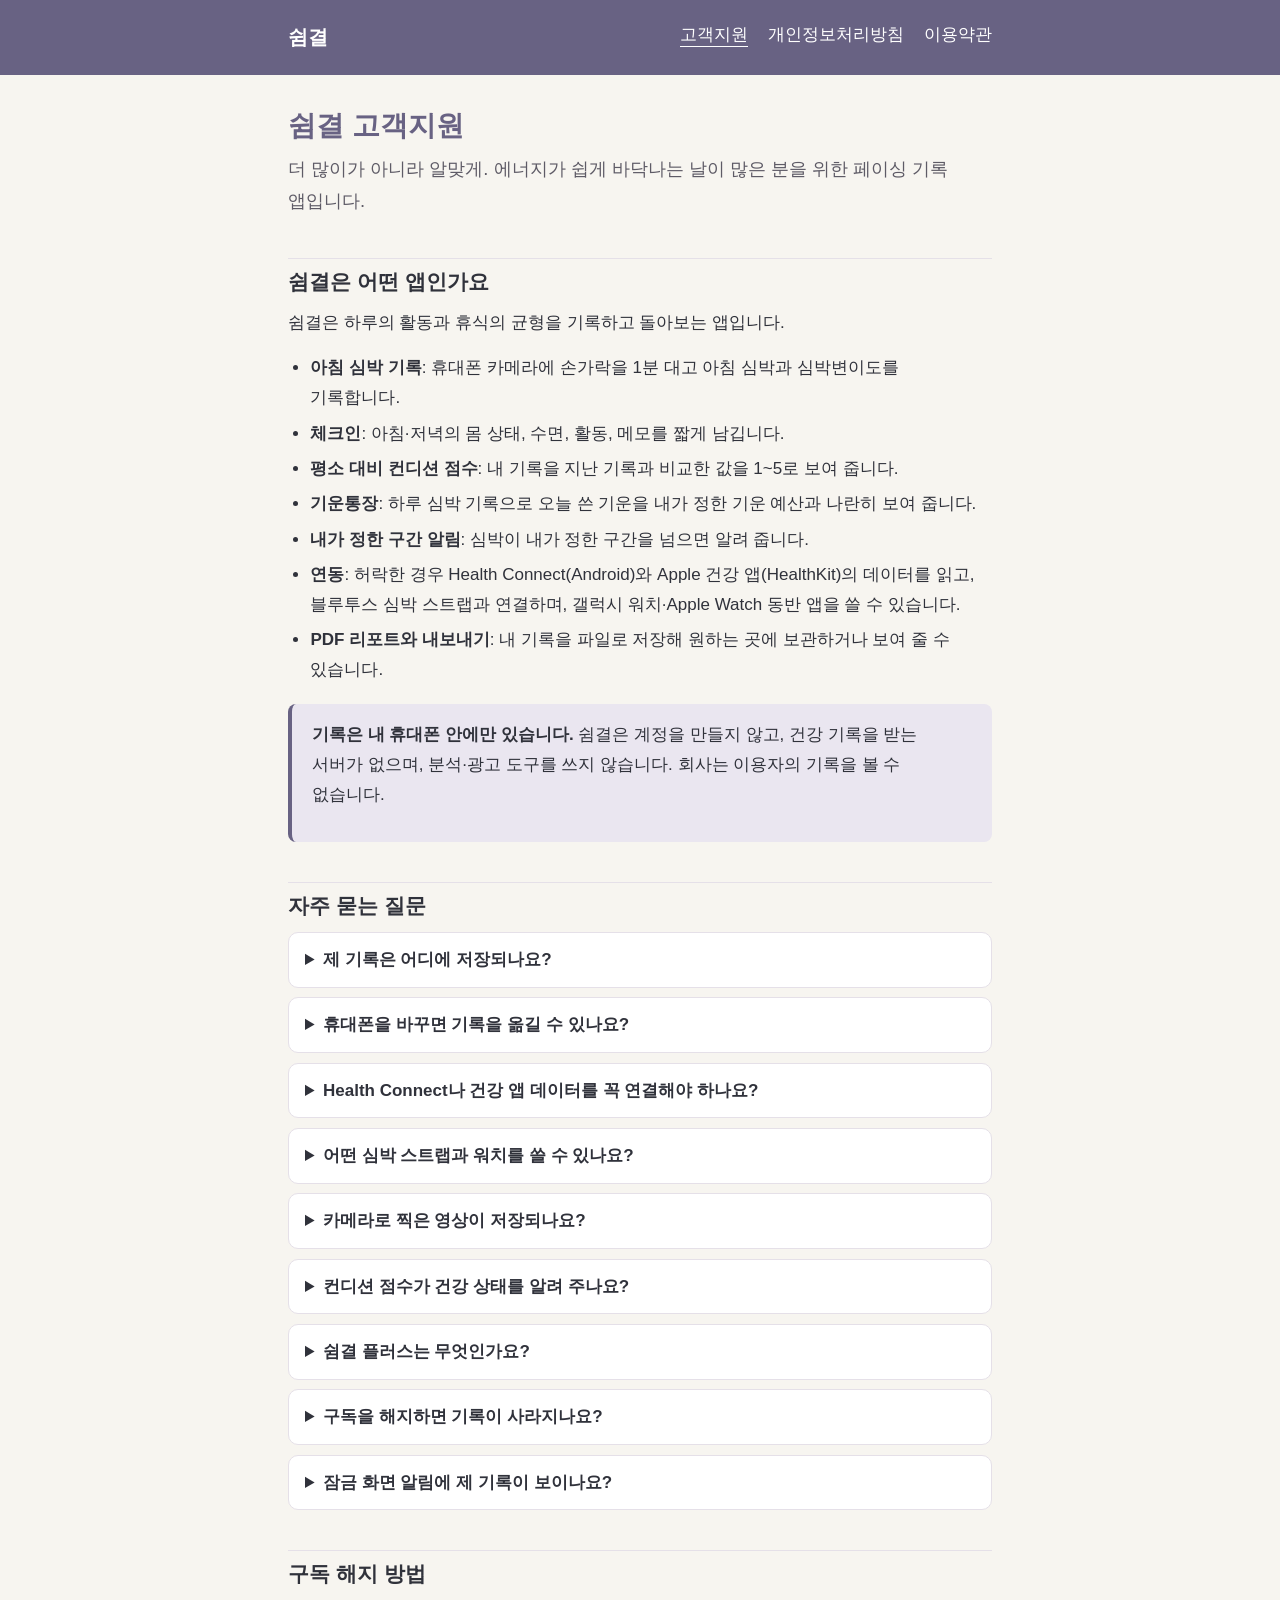
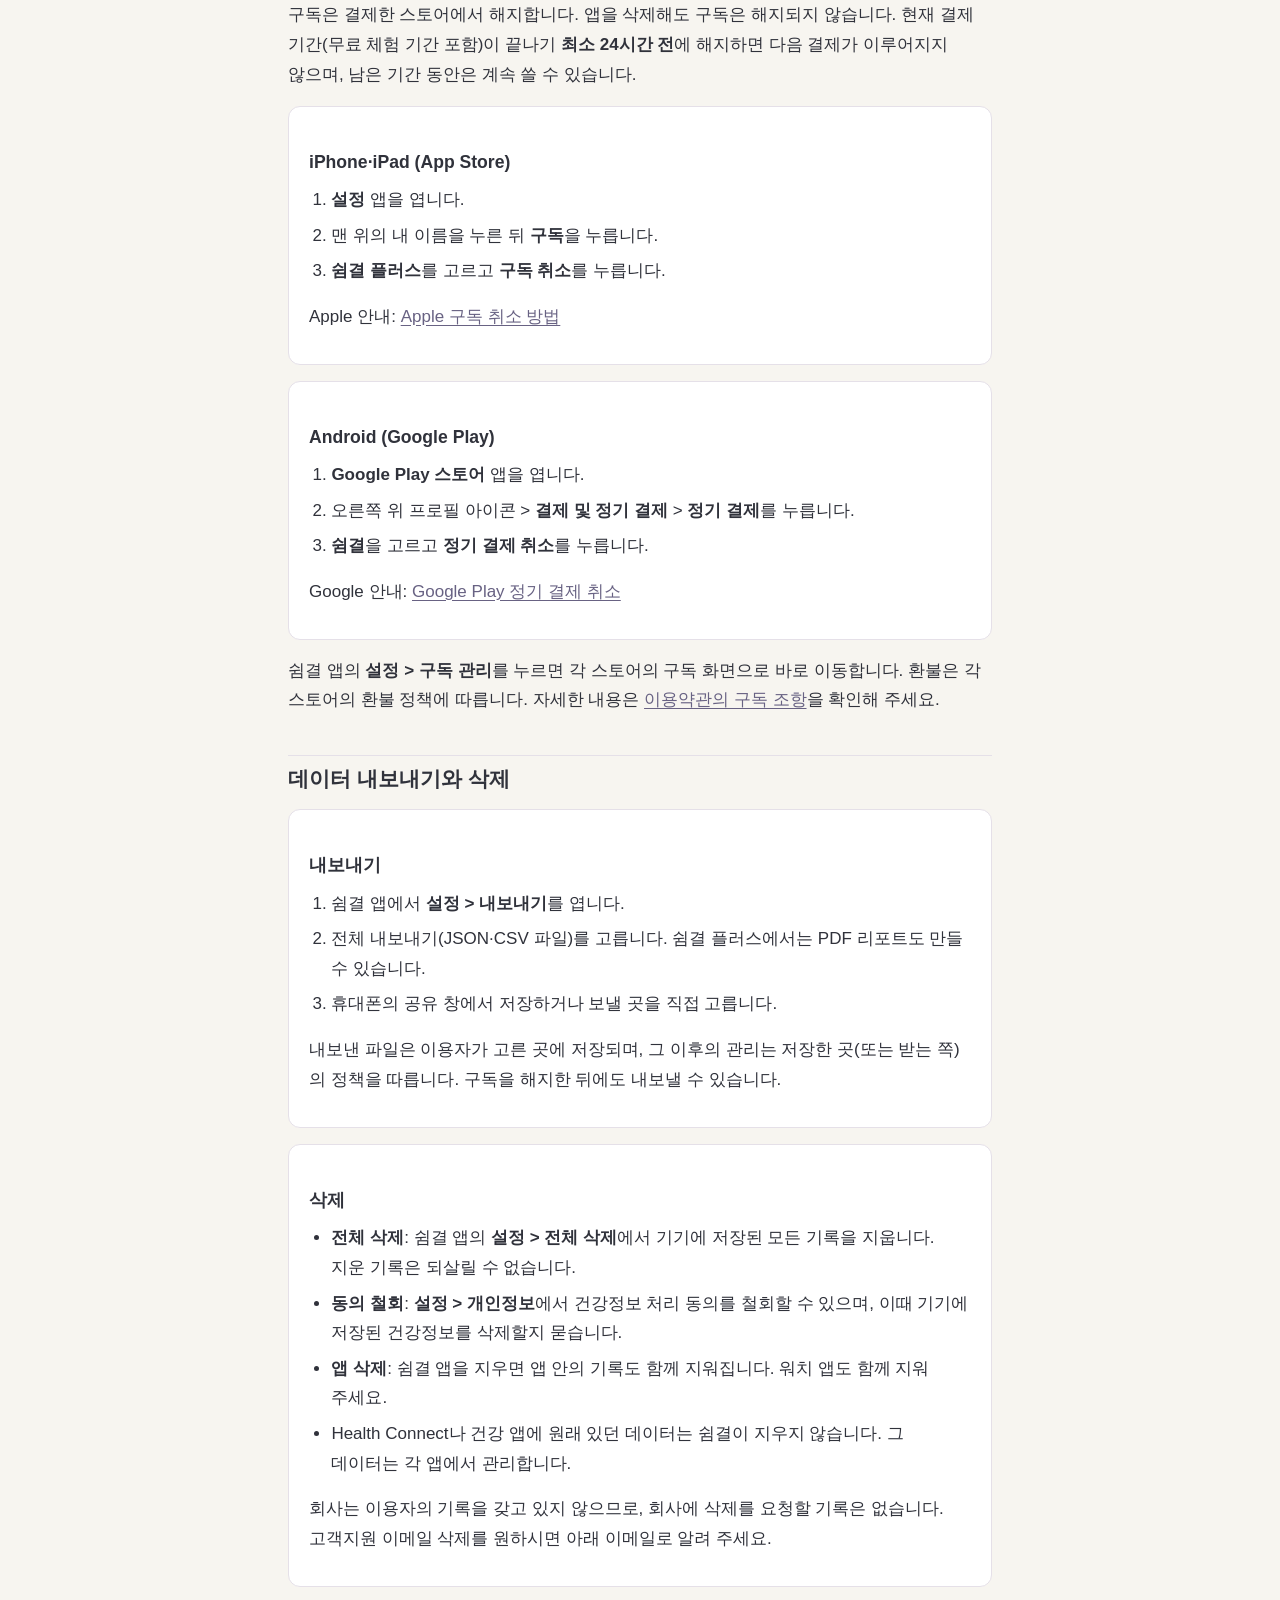
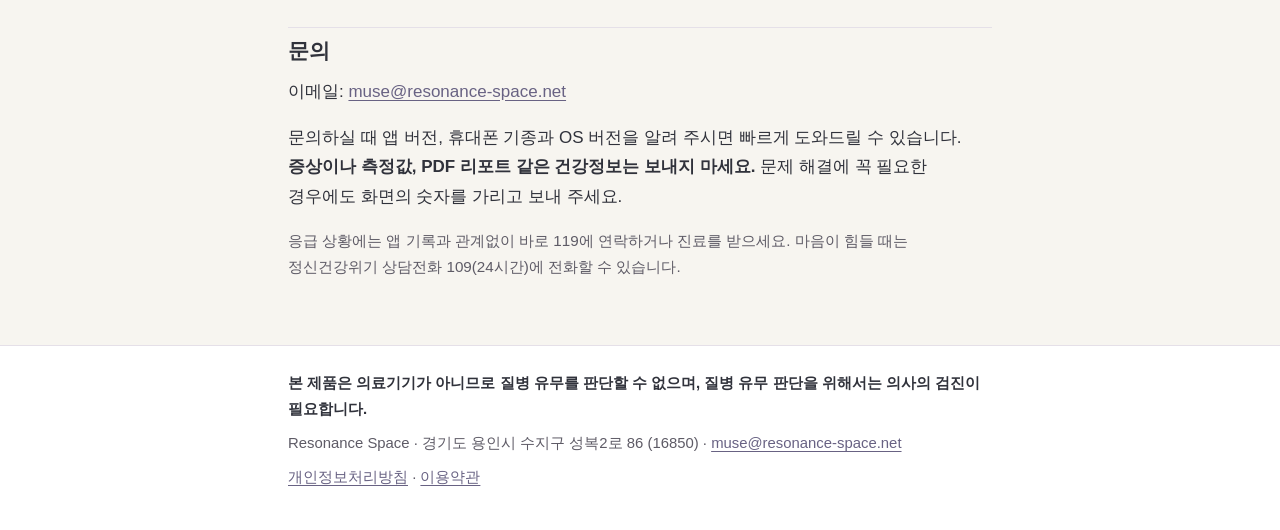
<file: index.html>
<!doctype html>
<html lang="ko">
<head>
<meta charset="utf-8">
<meta name="viewport" content="width=device-width, initial-scale=1">
<title>쉼결 고객지원</title>
<meta name="description" content="쉼결: 에너지 페이싱 기록 앱 고객지원. 자주 묻는 질문, 구독 해지, 데이터 내보내기와 삭제, 문의처.">
<meta name="theme-color" content="#686283">
<meta name="referrer" content="no-referrer">
<link rel="stylesheet" href="style.css">
</head>
<body>
<a class="skip" href="#main">본문 바로가기</a>
<header class="site">
  <div class="wrap">
    <a class="brand" href="./">쉼결</a>
    <nav aria-label="사이트 메뉴">
      <ul>
        <li><a href="./" aria-current="page">고객지원</a></li>
        <li><a href="privacy.html">개인정보처리방침</a></li>
        <li><a href="terms.html">이용약관</a></li>
      </ul>
    </nav>
  </div>
</header>

<main id="main" class="wrap">
  <h1>쉼결 고객지원</h1>
  <p class="lead">더 많이가 아니라 알맞게. 에너지가 쉽게 바닥나는 날이 많은 분을 위한 페이싱 기록 앱입니다.</p>

  <h2 id="about">쉼결은 어떤 앱인가요</h2>
  <p>쉼결은 하루의 활동과 휴식의 균형을 기록하고 돌아보는 앱입니다.</p>
  <ul>
    <li><strong>아침 심박 기록</strong>: 휴대폰 카메라에 손가락을 1분 대고 아침 심박과 심박변이도를 기록합니다.</li>
    <li><strong>체크인</strong>: 아침·저녁의 몸 상태, 수면, 활동, 메모를 짧게 남깁니다.</li>
    <li><strong>평소 대비 컨디션 점수</strong>: 내 기록을 지난 기록과 비교한 값을 1~5로 보여 줍니다.</li>
    <li><strong>기운통장</strong>: 하루 심박 기록으로 오늘 쓴 기운을 내가 정한 기운 예산과 나란히 보여 줍니다.</li>
    <li><strong>내가 정한 구간 알림</strong>: 심박이 내가 정한 구간을 넘으면 알려 줍니다.</li>
    <li><strong>연동</strong>: 허락한 경우 Health Connect(Android)와 Apple 건강 앱(HealthKit)의 데이터를 읽고, 블루투스 심박 스트랩과 연결하며, 갤럭시 워치·Apple Watch 동반 앱을 쓸 수 있습니다.</li>
    <li><strong>PDF 리포트와 내보내기</strong>: 내 기록을 파일로 저장해 원하는 곳에 보관하거나 보여 줄 수 있습니다.</li>
  </ul>
  <div class="notice">
    <p><strong>기록은 내 휴대폰 안에만 있습니다.</strong> 쉼결은 계정을 만들지 않고, 건강 기록을 받는 서버가 없으며, 분석·광고 도구를 쓰지 않습니다. 회사는 이용자의 기록을 볼 수 없습니다.</p>
  </div>

  <h2 id="faq">자주 묻는 질문</h2>

  <details>
    <summary>제 기록은 어디에 저장되나요?</summary>
    <p>휴대폰(과 연결한 워치) 안의 암호화된 저장 공간에만 저장됩니다. 회사 서버로 보내지 않으며, iCloud·Google 자동 백업에도 포함되지 않습니다. 기록이 기기 밖으로 나가는 경우는 이용자가 직접 PDF나 내보내기 파일을 만들어 저장·공유할 곳을 고를 때뿐입니다.</p>
  </details>

  <details>
    <summary>휴대폰을 바꾸면 기록을 옮길 수 있나요?</summary>
    <p>기록은 자동 백업에 포함되지 않으므로, 휴대폰을 바꾸기 전에 <strong>설정 &gt; 내보내기</strong>에서 전체 내보내기 파일을 저장해 두세요. 새 휴대폰의 쉼결에서 이 파일을 불러올 수 있습니다. 내보내기 없이 휴대폰을 잃어버리거나 초기화하면 기록을 되살릴 수 없습니다.</p>
  </details>

  <details>
    <summary>Health Connect나 건강 앱 데이터를 꼭 연결해야 하나요?</summary>
    <p>아닙니다. 연결하지 않아도 카메라 아침 기록과 체크인으로 쓸 수 있습니다. 연결하면 하루 심박 기록으로 기운통장을 계산할 수 있습니다. 쉼결은 허락받은 항목을 읽기만 하며, 권한은 언제든 끌 수 있습니다.</p>
    <ul>
      <li>Android: Health Connect 앱(또는 설정 &gt; 보안 및 개인정보 보호 &gt; Health Connect) &gt; 앱 권한 &gt; 쉼결</li>
      <li>iPhone: 설정 &gt; 건강 &gt; 데이터 접근 및 기기 &gt; 쉼결</li>
    </ul>
  </details>

  <details>
    <summary>어떤 심박 스트랩과 워치를 쓸 수 있나요?</summary>
    <p>표준 블루투스 심박 서비스(Heart Rate Service)를 지원하는 가슴 스트랩(예: Polar H10)을 연결할 수 있습니다. 워치는 갤럭시 워치(Wear OS)와 Apple Watch 동반 앱을 지원합니다. 워치는 측정한 심박을 내 휴대폰으로만 직접 보냅니다.</p>
  </details>

  <details>
    <summary>카메라로 찍은 영상이 저장되나요?</summary>
    <p>저장되지 않습니다. 측정하는 동안 화면 밝기 변화만 기기 안에서 계산하고, 영상은 바로 버립니다. 카메라 측정값은 참고용이며 의료용 측정 장비가 아닙니다.</p>
  </details>

  <details>
    <summary>컨디션 점수가 건강 상태를 알려 주나요?</summary>
    <p>아닙니다. 이 점수는 내 기록을 평소와 비교한 값이며 건강 상태를 판단하지 않습니다. 쉼결은 의료기기가 아닙니다. 알림이 없다고 안전하다는 뜻이 아닙니다. 몸의 신호를 먼저 따르세요.</p>
  </details>

  <details>
    <summary>쉼결 플러스는 무엇인가요?</summary>
    <p>쉼결 플러스는 월간 또는 연간 자동 갱신 구독입니다. 처음 구독하면 7일 무료 체험을 이용할 수 있습니다(스토어 계정당 1회, 스토어 기준에 따름). 가격은 앱의 구독 화면과 App Store·Google Play에 표시된 금액을 확인해 주세요. 결제는 Apple App Store 또는 Google Play의 인앱 구독으로만 이루어집니다.</p>
  </details>

  <details>
    <summary>구독을 해지하면 기록이 사라지나요?</summary>
    <p>사라지지 않습니다. 해지한 뒤에도 기록 열람과 내보내기, 삭제를 할 수 있습니다. 기록은 이용자의 것입니다.</p>
  </details>

  <details>
    <summary>잠금 화면 알림에 제 기록이 보이나요?</summary>
    <p>기본 설정에서는 잠금 화면에 "쉼결 알림이 있어요."만 표시됩니다. 자세한 내용을 보이게 할지는 설정에서 고를 수 있습니다. 앱 잠금(생체인증·PIN)도 켤 수 있습니다.</p>
  </details>

  <h2 id="cancel">구독 해지 방법</h2>
  <p>구독은 결제한 스토어에서 해지합니다. 앱을 삭제해도 구독은 해지되지 않습니다. 현재 결제 기간(무료 체험 기간 포함)이 끝나기 <strong>최소 24시간 전</strong>에 해지하면 다음 결제가 이루어지지 않으며, 남은 기간 동안은 계속 쓸 수 있습니다.</p>
  <div class="card">
    <h3>iPhone·iPad (App Store)</h3>
    <ol>
      <li><strong>설정</strong> 앱을 엽니다.</li>
      <li>맨 위의 내 이름을 누른 뒤 <strong>구독</strong>을 누릅니다.</li>
      <li><strong>쉼결 플러스</strong>를 고르고 <strong>구독 취소</strong>를 누릅니다.</li>
    </ol>
    <p>Apple 안내: <a href="https://support.apple.com/ko-kr/118428">Apple 구독 취소 방법</a></p>
  </div>
  <div class="card">
    <h3>Android (Google Play)</h3>
    <ol>
      <li><strong>Google Play 스토어</strong> 앱을 엽니다.</li>
      <li>오른쪽 위 프로필 아이콘 &gt; <strong>결제 및 정기 결제</strong> &gt; <strong>정기 결제</strong>를 누릅니다.</li>
      <li><strong>쉼결</strong>을 고르고 <strong>정기 결제 취소</strong>를 누릅니다.</li>
    </ol>
    <p>Google 안내: <a href="https://support.google.com/googleplay/answer/7018481?hl=ko">Google Play 정기 결제 취소</a></p>
  </div>
  <p>쉼결 앱의 <strong>설정 &gt; 구독 관리</strong>를 누르면 각 스토어의 구독 화면으로 바로 이동합니다. 환불은 각 스토어의 환불 정책에 따릅니다. 자세한 내용은 <a href="terms.html#subscription">이용약관의 구독 조항</a>을 확인해 주세요.</p>

  <h2 id="data">데이터 내보내기와 삭제</h2>
  <div class="card">
    <h3>내보내기</h3>
    <ol>
      <li>쉼결 앱에서 <strong>설정 &gt; 내보내기</strong>를 엽니다.</li>
      <li>전체 내보내기(JSON·CSV 파일)를 고릅니다. 쉼결 플러스에서는 PDF 리포트도 만들 수 있습니다.</li>
      <li>휴대폰의 공유 창에서 저장하거나 보낼 곳을 직접 고릅니다.</li>
    </ol>
    <p>내보낸 파일은 이용자가 고른 곳에 저장되며, 그 이후의 관리는 저장한 곳(또는 받는 쪽)의 정책을 따릅니다. 구독을 해지한 뒤에도 내보낼 수 있습니다.</p>
  </div>
  <div class="card">
    <h3>삭제</h3>
    <ul>
      <li><strong>전체 삭제</strong>: 쉼결 앱의 <strong>설정 &gt; 전체 삭제</strong>에서 기기에 저장된 모든 기록을 지웁니다. 지운 기록은 되살릴 수 없습니다.</li>
      <li><strong>동의 철회</strong>: <strong>설정 &gt; 개인정보</strong>에서 건강정보 처리 동의를 철회할 수 있으며, 이때 기기에 저장된 건강정보를 삭제할지 묻습니다.</li>
      <li><strong>앱 삭제</strong>: 쉼결 앱을 지우면 앱 안의 기록도 함께 지워집니다. 워치 앱도 함께 지워 주세요.</li>
      <li>Health Connect나 건강 앱에 원래 있던 데이터는 쉼결이 지우지 않습니다. 그 데이터는 각 앱에서 관리합니다.</li>
    </ul>
    <p>회사는 이용자의 기록을 갖고 있지 않으므로, 회사에 삭제를 요청할 기록은 없습니다. 고객지원 이메일 삭제를 원하시면 아래 이메일로 알려 주세요.</p>
  </div>

  <h2 id="contact">문의</h2>
  <p>이메일: <a href="mailto:muse@resonance-space.net">muse@resonance-space.net</a></p>
  <p>문의하실 때 앱 버전, 휴대폰 기종과 OS 버전을 알려 주시면 빠르게 도와드릴 수 있습니다. <strong>증상이나 측정값, PDF 리포트 같은 건강정보는 보내지 마세요.</strong> 문제 해결에 꼭 필요한 경우에도 화면의 숫자를 가리고 보내 주세요.</p>
  <p class="meta">응급 상황에는 앱 기록과 관계없이 바로 119에 연락하거나 진료를 받으세요. 마음이 힘들 때는 정신건강위기 상담전화 109(24시간)에 전화할 수 있습니다.</p>
</main>

<footer class="site">
  <div class="wrap">
    <p class="disclaimer">본 제품은 의료기기가 아니므로 질병 유무를 판단할 수 없으며, 질병 유무 판단을 위해서는 의사의 검진이 필요합니다.</p>
    <p>Resonance Space · 경기도 용인시 수지구 성복2로 86 (16850) · <a href="mailto:muse@resonance-space.net">muse@resonance-space.net</a></p>
    <p><a href="privacy.html">개인정보처리방침</a> · <a href="terms.html">이용약관</a></p>
  </div>
</footer>
</body>
</html>
</file>
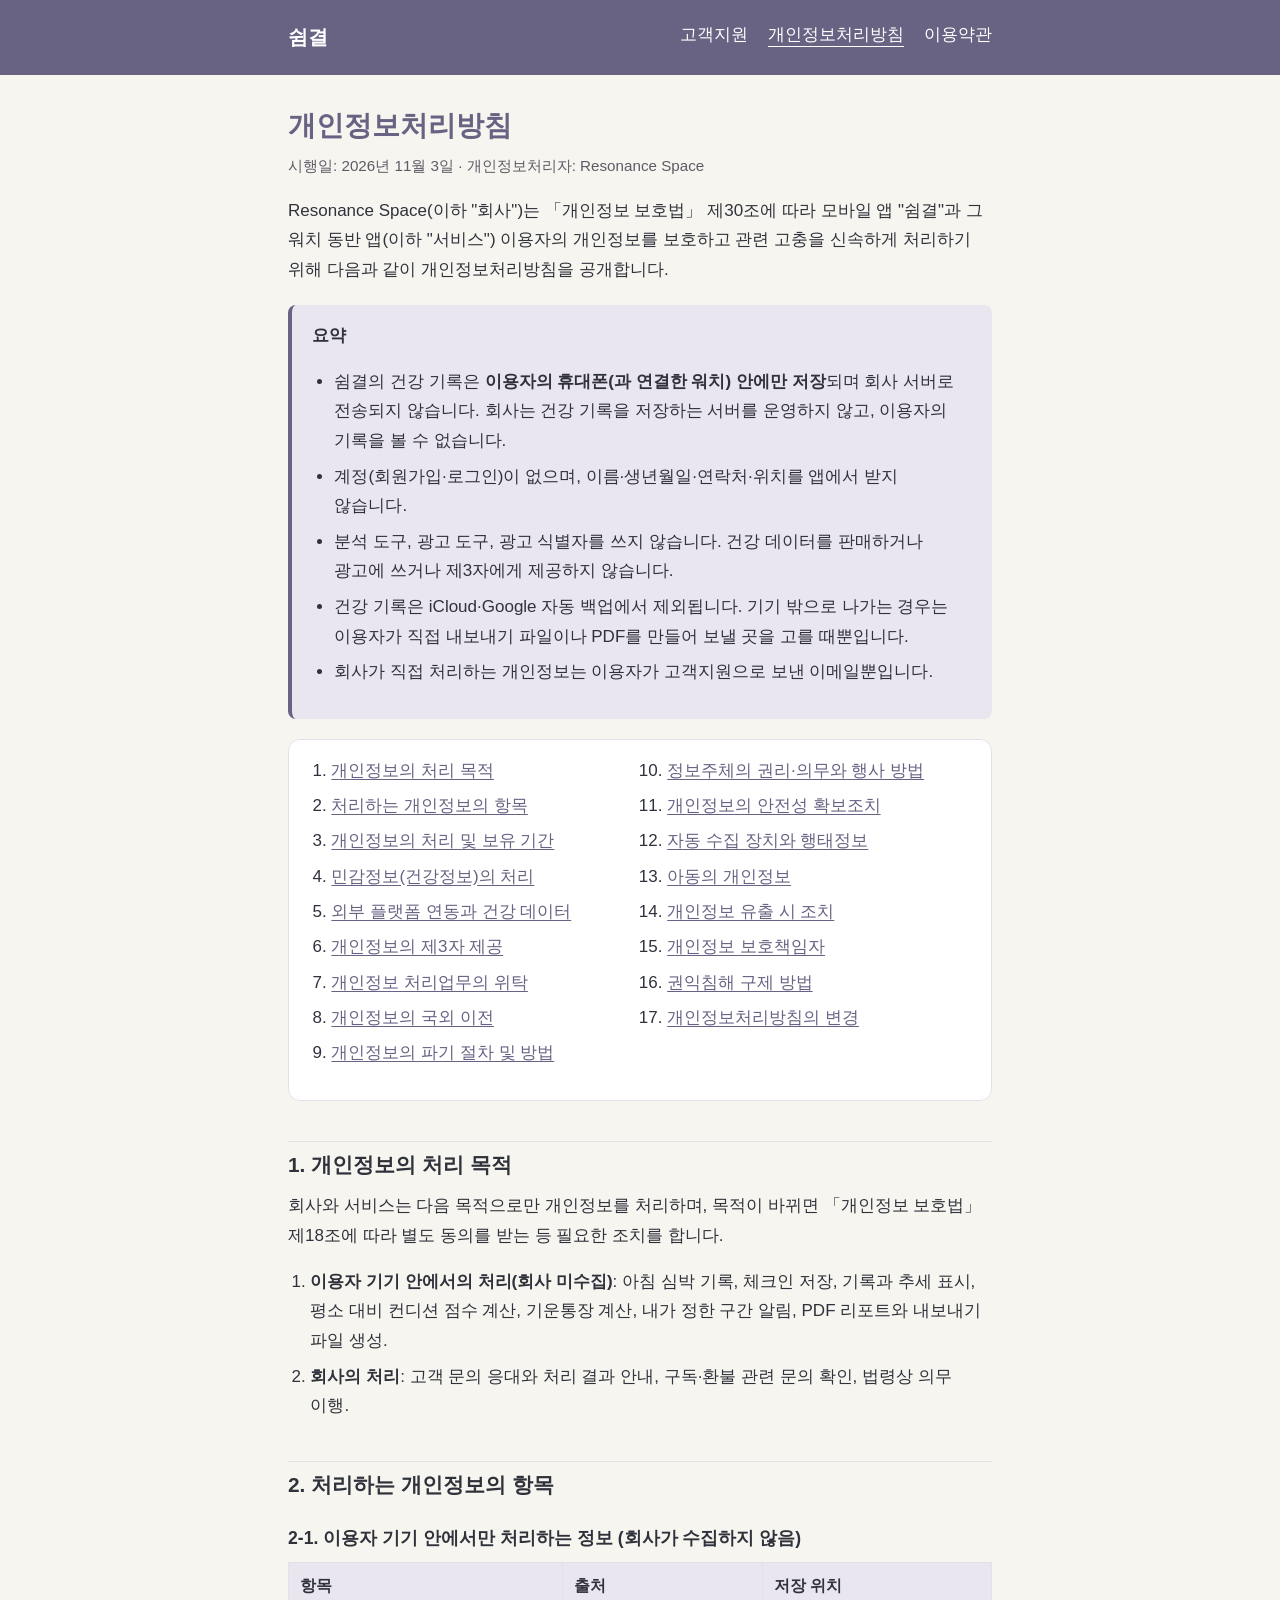
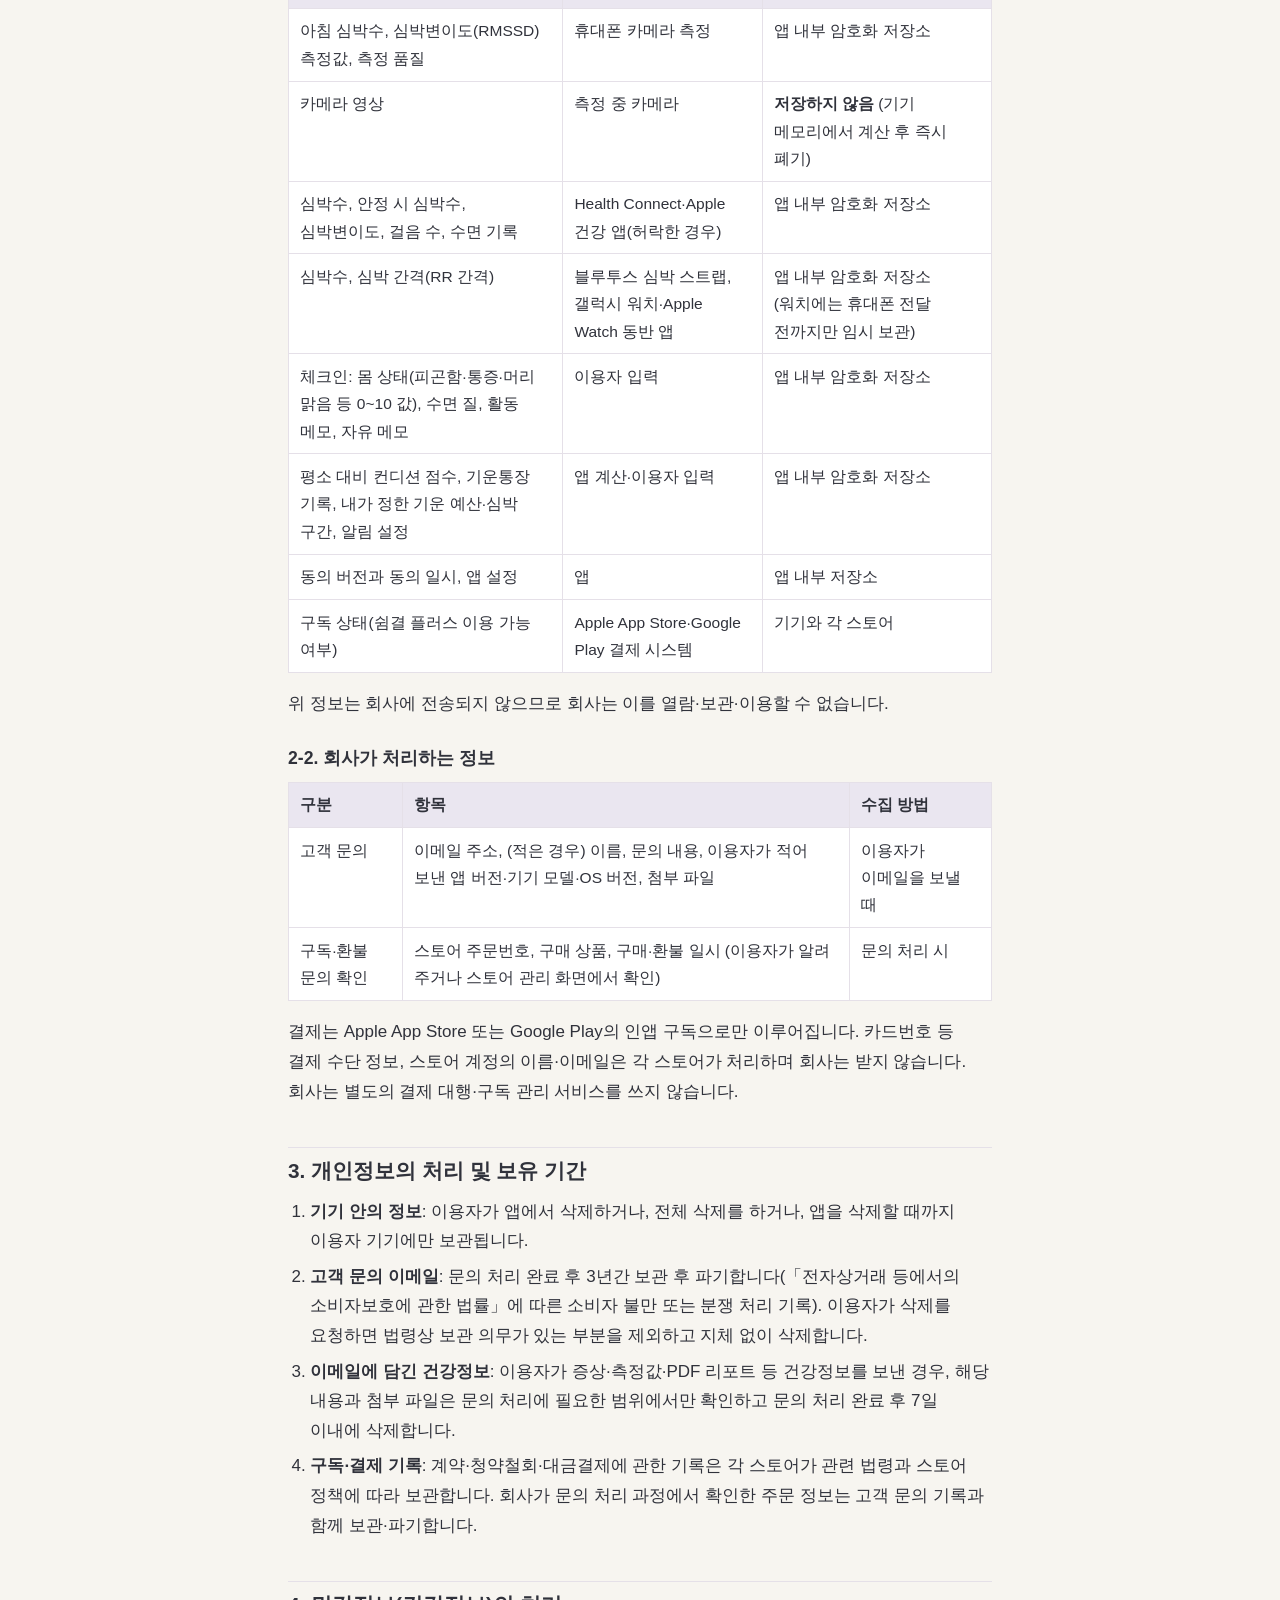
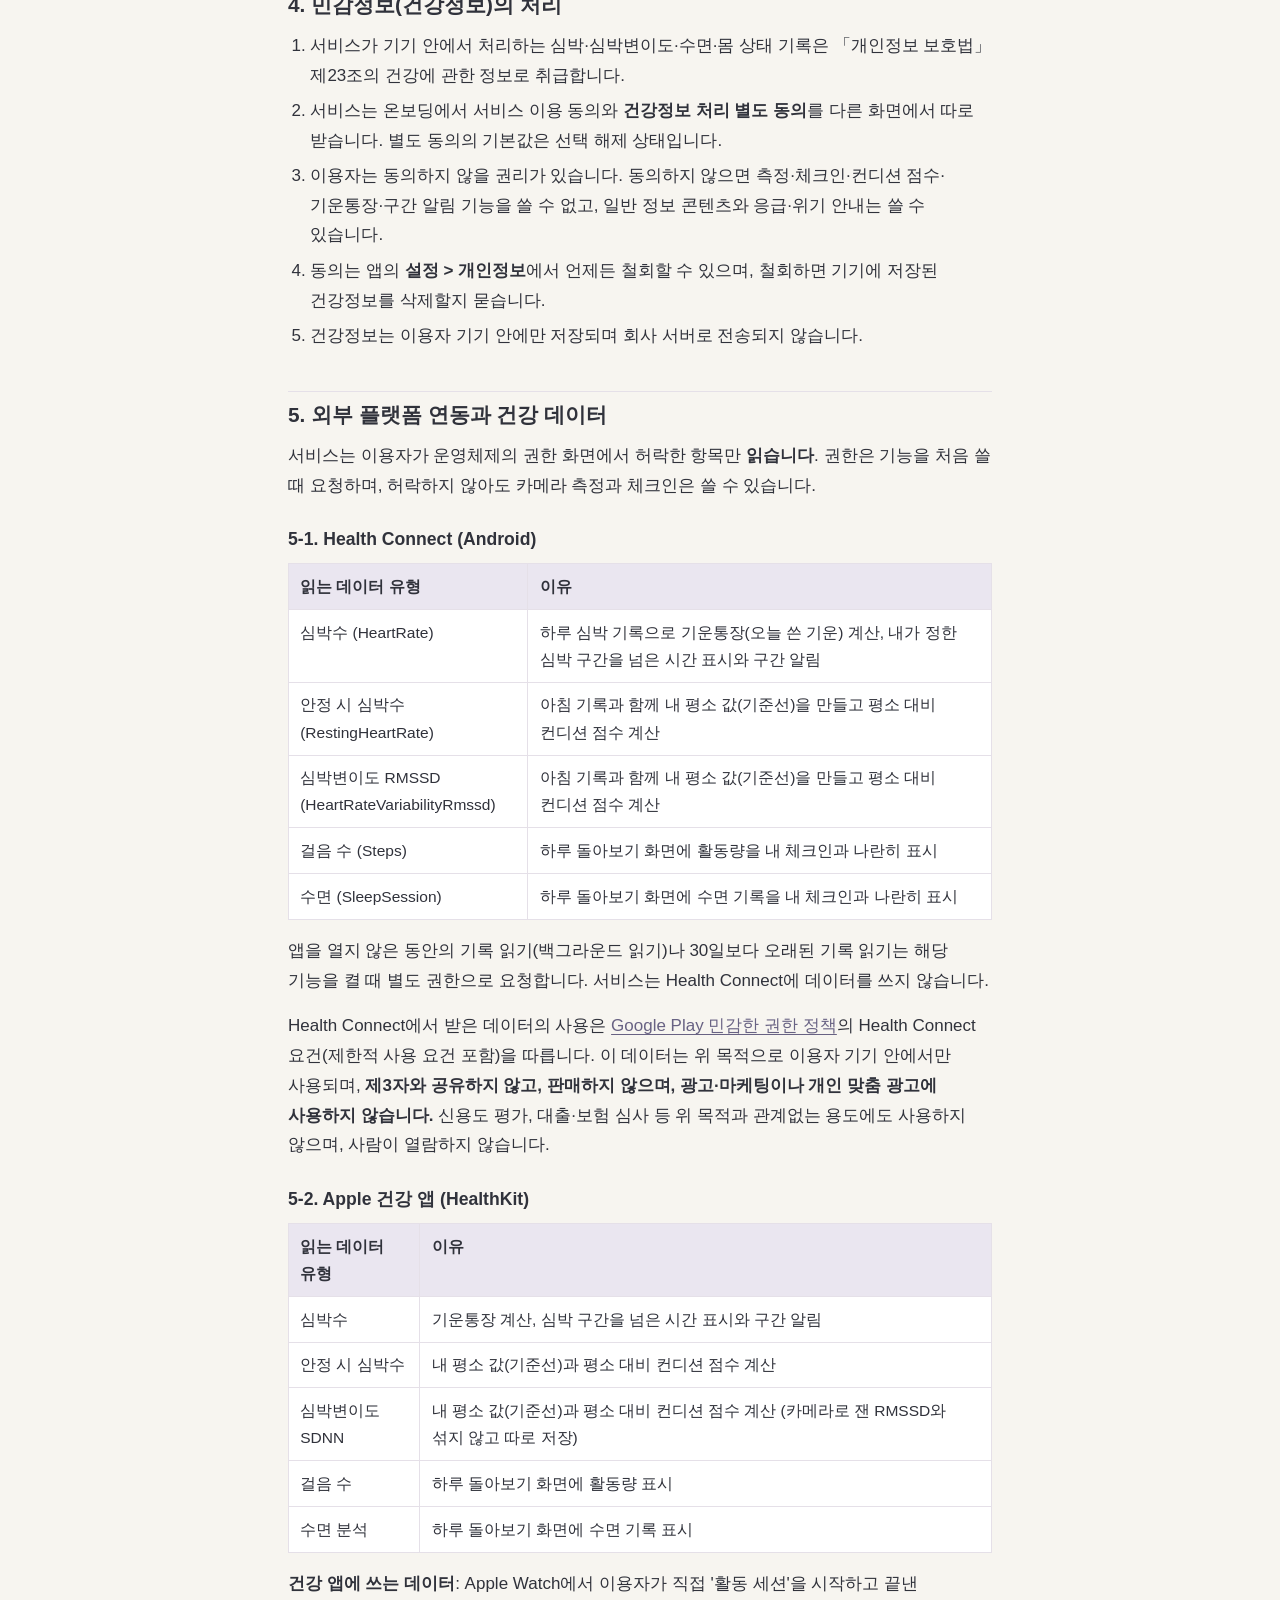
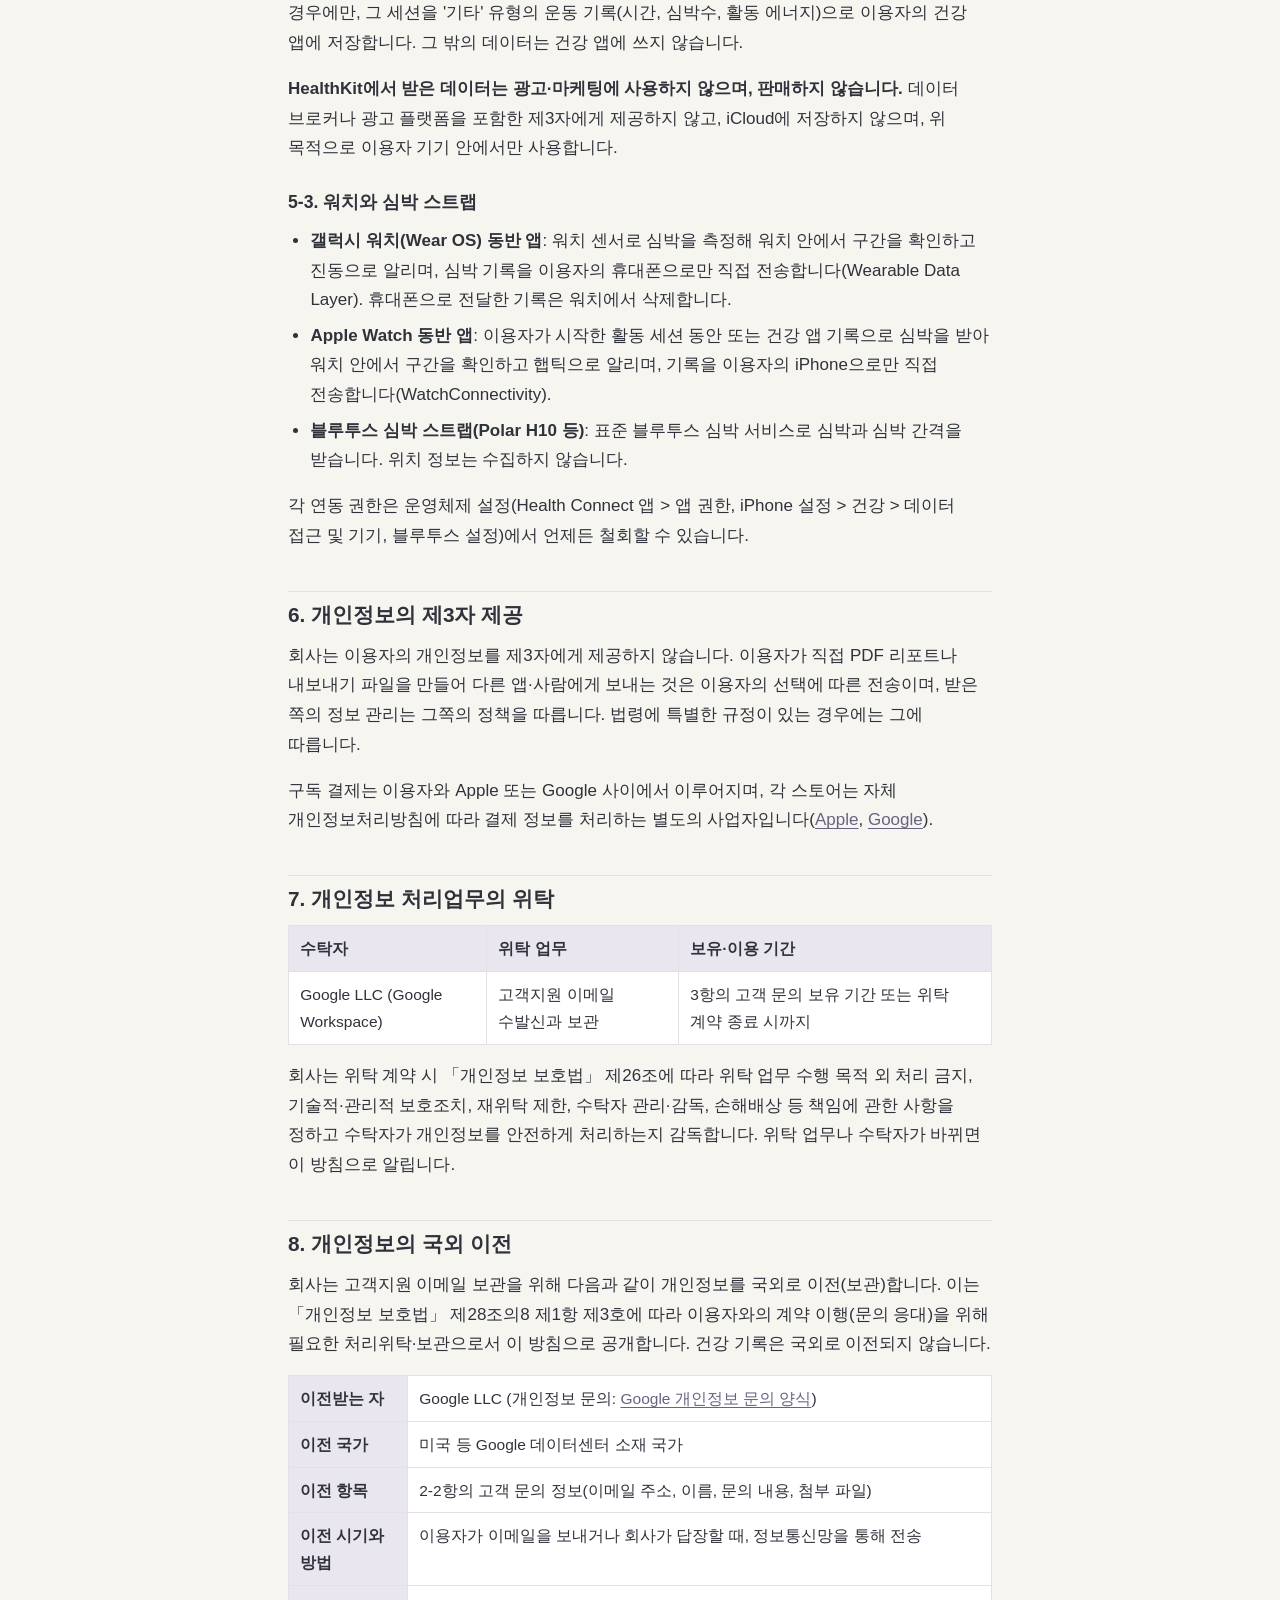
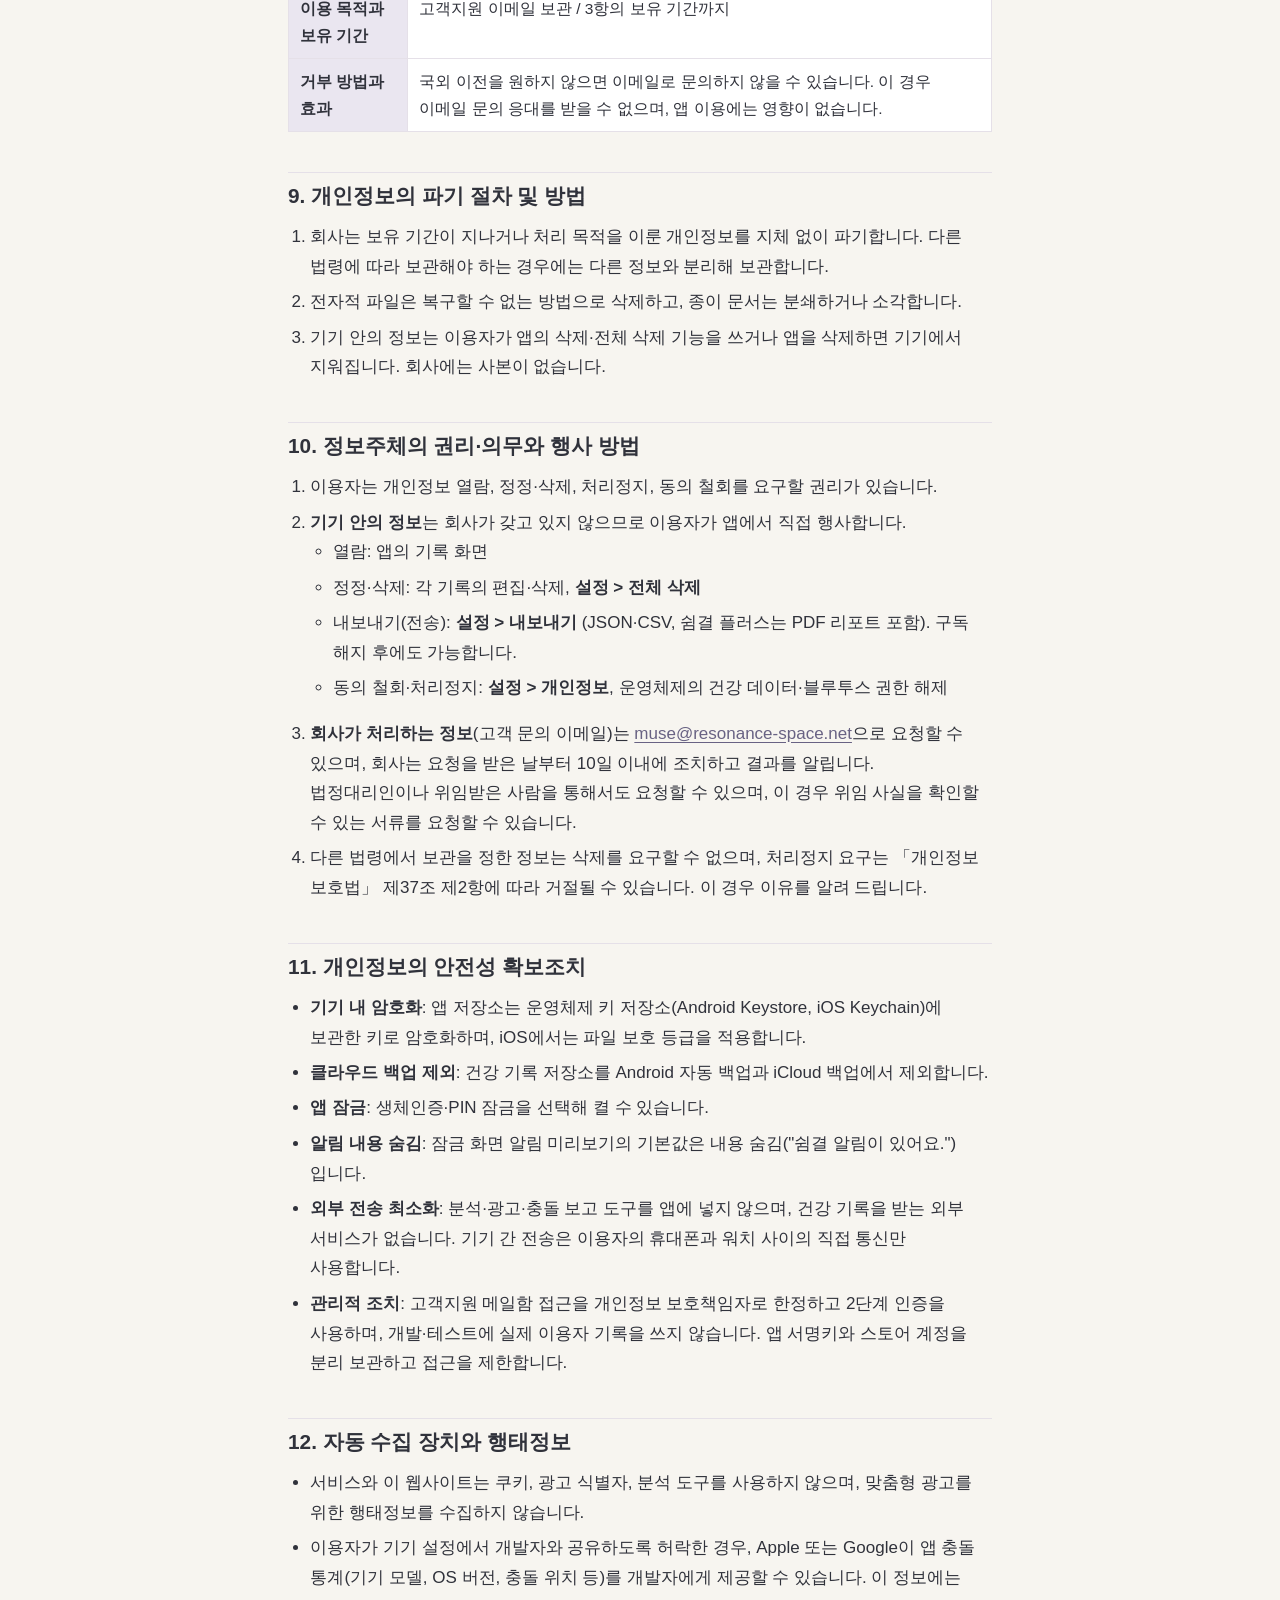
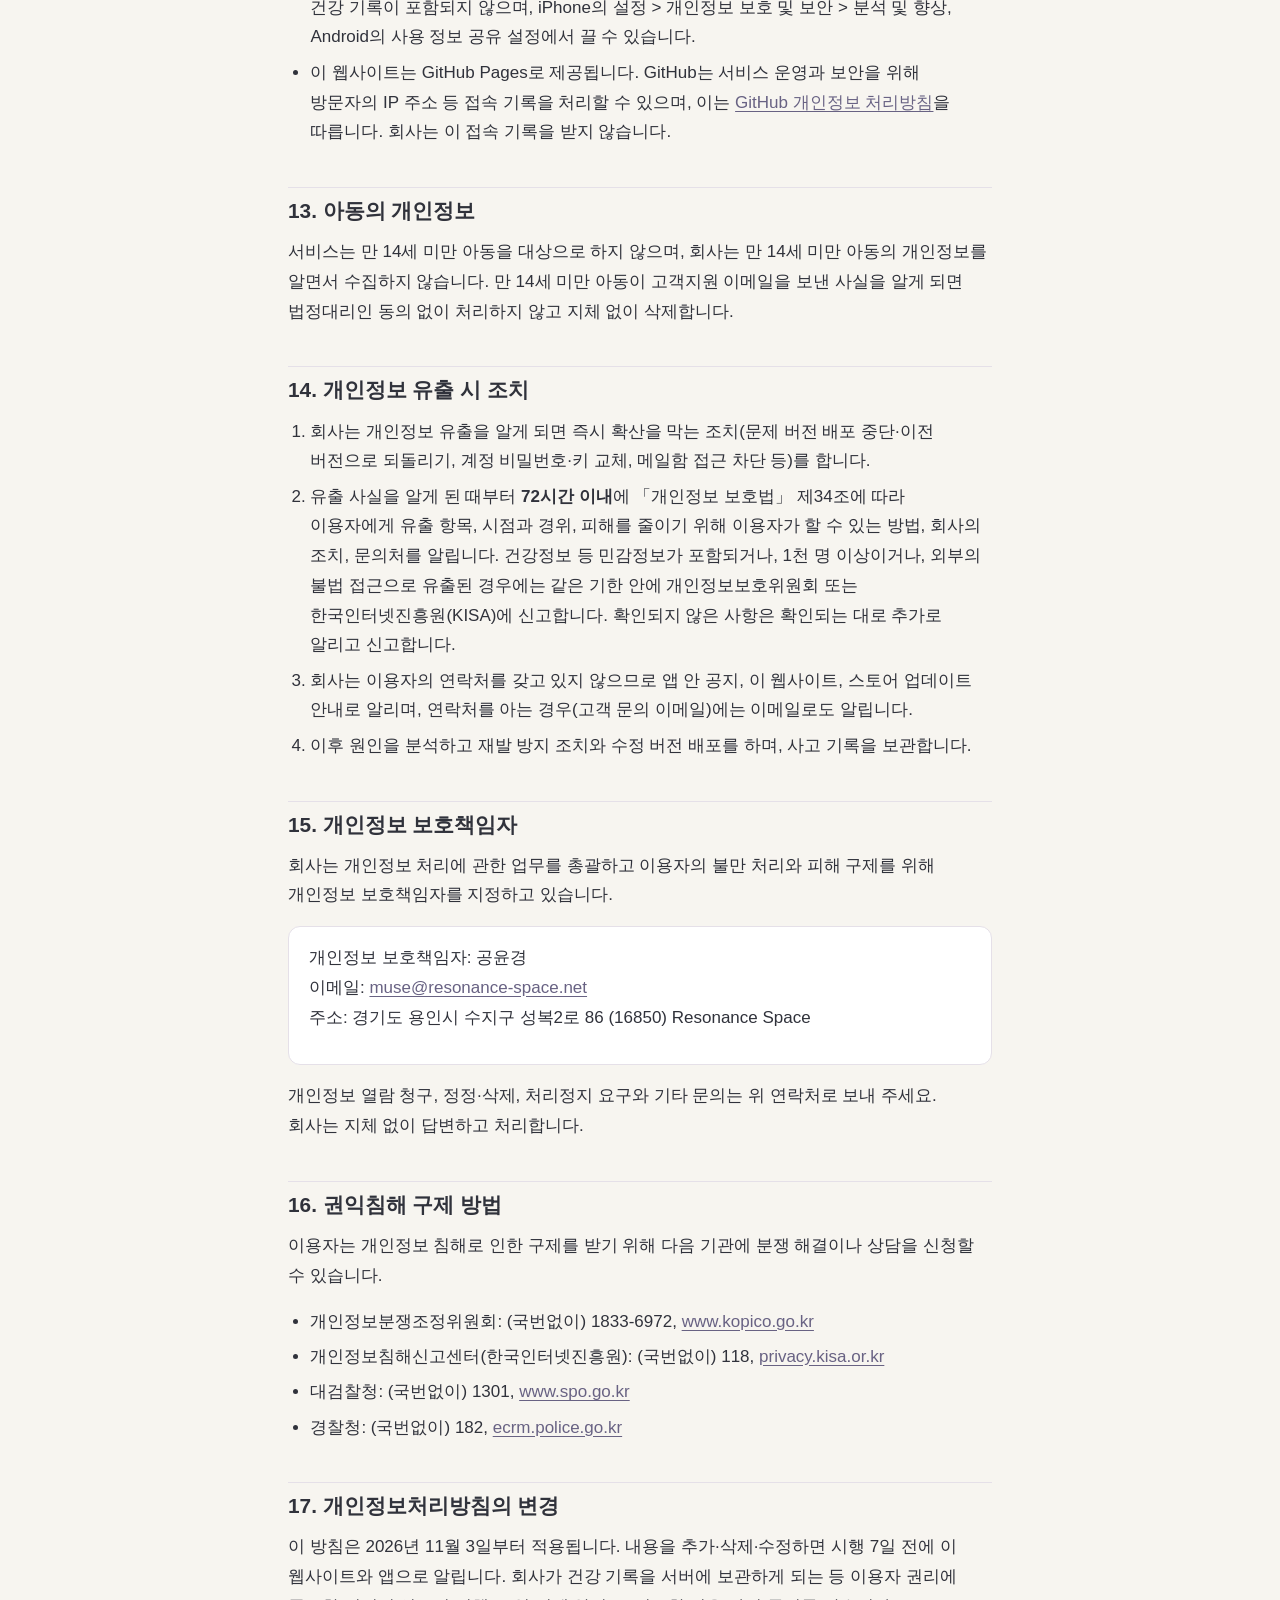
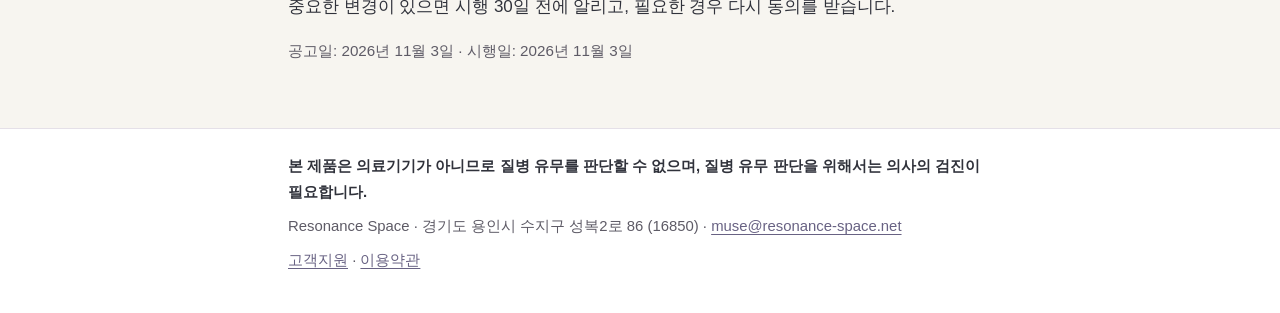
<file: privacy.html>
<!doctype html>
<html lang="ko">
<head>
<meta charset="utf-8">
<meta name="viewport" content="width=device-width, initial-scale=1">
<title>쉼결 개인정보처리방침</title>
<meta name="description" content="쉼결 개인정보처리방침. 건강 기록은 이용자 기기 안에만 저장되며 회사 서버로 전송되지 않습니다.">
<meta name="theme-color" content="#686283">
<meta name="referrer" content="no-referrer">
<link rel="stylesheet" href="style.css">
</head>
<body>
<a class="skip" href="#main">본문 바로가기</a>
<header class="site">
  <div class="wrap">
    <a class="brand" href="./">쉼결</a>
    <nav aria-label="사이트 메뉴">
      <ul>
        <li><a href="./">고객지원</a></li>
        <li><a href="privacy.html" aria-current="page">개인정보처리방침</a></li>
        <li><a href="terms.html">이용약관</a></li>
      </ul>
    </nav>
  </div>
</header>

<main id="main" class="wrap">
  <h1>개인정보처리방침</h1>
  <p class="meta">시행일: 2026년 11월 3일 · 개인정보처리자: Resonance Space</p>

  <p>Resonance Space(이하 "회사")는 「개인정보 보호법」 제30조에 따라 모바일 앱 "쉼결"과 그 워치 동반 앱(이하 "서비스") 이용자의 개인정보를 보호하고 관련 고충을 신속하게 처리하기 위해 다음과 같이 개인정보처리방침을 공개합니다.</p>

  <div class="notice">
    <p><strong>요약</strong></p>
    <ul>
      <li>쉼결의 건강 기록은 <strong>이용자의 휴대폰(과 연결한 워치) 안에만 저장</strong>되며 회사 서버로 전송되지 않습니다. 회사는 건강 기록을 저장하는 서버를 운영하지 않고, 이용자의 기록을 볼 수 없습니다.</li>
      <li>계정(회원가입·로그인)이 없으며, 이름·생년월일·연락처·위치를 앱에서 받지 않습니다.</li>
      <li>분석 도구, 광고 도구, 광고 식별자를 쓰지 않습니다. 건강 데이터를 판매하거나 광고에 쓰거나 제3자에게 제공하지 않습니다.</li>
      <li>건강 기록은 iCloud·Google 자동 백업에서 제외됩니다. 기기 밖으로 나가는 경우는 이용자가 직접 내보내기 파일이나 PDF를 만들어 보낼 곳을 고를 때뿐입니다.</li>
      <li>회사가 직접 처리하는 개인정보는 이용자가 고객지원으로 보낸 이메일뿐입니다.</li>
    </ul>
  </div>

  <nav class="toc card" aria-label="목차">
    <ol>
      <li><a href="#p1">개인정보의 처리 목적</a></li>
      <li><a href="#p2">처리하는 개인정보의 항목</a></li>
      <li><a href="#p3">개인정보의 처리 및 보유 기간</a></li>
      <li><a href="#p4">민감정보(건강정보)의 처리</a></li>
      <li><a href="#p5">외부 플랫폼 연동과 건강 데이터</a></li>
      <li><a href="#p6">개인정보의 제3자 제공</a></li>
      <li><a href="#p7">개인정보 처리업무의 위탁</a></li>
      <li><a href="#p8">개인정보의 국외 이전</a></li>
      <li><a href="#p9">개인정보의 파기 절차 및 방법</a></li>
      <li><a href="#p10">정보주체의 권리·의무와 행사 방법</a></li>
      <li><a href="#p11">개인정보의 안전성 확보조치</a></li>
      <li><a href="#p12">자동 수집 장치와 행태정보</a></li>
      <li><a href="#p13">아동의 개인정보</a></li>
      <li><a href="#p14">개인정보 유출 시 조치</a></li>
      <li><a href="#p15">개인정보 보호책임자</a></li>
      <li><a href="#p16">권익침해 구제 방법</a></li>
      <li><a href="#p17">개인정보처리방침의 변경</a></li>
    </ol>
  </nav>

  <h2 id="p1">1. 개인정보의 처리 목적</h2>
  <p>회사와 서비스는 다음 목적으로만 개인정보를 처리하며, 목적이 바뀌면 「개인정보 보호법」 제18조에 따라 별도 동의를 받는 등 필요한 조치를 합니다.</p>
  <ol>
    <li><strong>이용자 기기 안에서의 처리(회사 미수집)</strong>: 아침 심박 기록, 체크인 저장, 기록과 추세 표시, 평소 대비 컨디션 점수 계산, 기운통장 계산, 내가 정한 구간 알림, PDF 리포트와 내보내기 파일 생성.</li>
    <li><strong>회사의 처리</strong>: 고객 문의 응대와 처리 결과 안내, 구독·환불 관련 문의 확인, 법령상 의무 이행.</li>
  </ol>

  <h2 id="p2">2. 처리하는 개인정보의 항목</h2>
  <h3>2-1. 이용자 기기 안에서만 처리하는 정보 (회사가 수집하지 않음)</h3>
  <div class="table-scroll">
  <table>
    <thead><tr><th scope="col">항목</th><th scope="col">출처</th><th scope="col">저장 위치</th></tr></thead>
    <tbody>
      <tr><td>아침 심박수, 심박변이도(RMSSD) 측정값, 측정 품질</td><td>휴대폰 카메라 측정</td><td>앱 내부 암호화 저장소</td></tr>
      <tr><td>카메라 영상</td><td>측정 중 카메라</td><td><strong>저장하지 않음</strong> (기기 메모리에서 계산 후 즉시 폐기)</td></tr>
      <tr><td>심박수, 안정 시 심박수, 심박변이도, 걸음 수, 수면 기록</td><td>Health Connect·Apple 건강 앱(허락한 경우)</td><td>앱 내부 암호화 저장소</td></tr>
      <tr><td>심박수, 심박 간격(RR 간격)</td><td>블루투스 심박 스트랩, 갤럭시 워치·Apple Watch 동반 앱</td><td>앱 내부 암호화 저장소 (워치에는 휴대폰 전달 전까지만 임시 보관)</td></tr>
      <tr><td>체크인: 몸 상태(피곤함·통증·머리 맑음 등 0~10 값), 수면 질, 활동 메모, 자유 메모</td><td>이용자 입력</td><td>앱 내부 암호화 저장소</td></tr>
      <tr><td>평소 대비 컨디션 점수, 기운통장 기록, 내가 정한 기운 예산·심박 구간, 알림 설정</td><td>앱 계산·이용자 입력</td><td>앱 내부 암호화 저장소</td></tr>
      <tr><td>동의 버전과 동의 일시, 앱 설정</td><td>앱</td><td>앱 내부 저장소</td></tr>
      <tr><td>구독 상태(쉼결 플러스 이용 가능 여부)</td><td>Apple App Store·Google Play 결제 시스템</td><td>기기와 각 스토어</td></tr>
    </tbody>
  </table>
  </div>
  <p>위 정보는 회사에 전송되지 않으므로 회사는 이를 열람·보관·이용할 수 없습니다.</p>

  <h3>2-2. 회사가 처리하는 정보</h3>
  <div class="table-scroll">
  <table>
    <thead><tr><th scope="col">구분</th><th scope="col">항목</th><th scope="col">수집 방법</th></tr></thead>
    <tbody>
      <tr><td>고객 문의</td><td>이메일 주소, (적은 경우) 이름, 문의 내용, 이용자가 적어 보낸 앱 버전·기기 모델·OS 버전, 첨부 파일</td><td>이용자가 이메일을 보낼 때</td></tr>
      <tr><td>구독·환불 문의 확인</td><td>스토어 주문번호, 구매 상품, 구매·환불 일시 (이용자가 알려 주거나 스토어 관리 화면에서 확인)</td><td>문의 처리 시</td></tr>
    </tbody>
  </table>
  </div>
  <p>결제는 Apple App Store 또는 Google Play의 인앱 구독으로만 이루어집니다. 카드번호 등 결제 수단 정보, 스토어 계정의 이름·이메일은 각 스토어가 처리하며 회사는 받지 않습니다. 회사는 별도의 결제 대행·구독 관리 서비스를 쓰지 않습니다.</p>

  <h2 id="p3">3. 개인정보의 처리 및 보유 기간</h2>
  <ol>
    <li><strong>기기 안의 정보</strong>: 이용자가 앱에서 삭제하거나, 전체 삭제를 하거나, 앱을 삭제할 때까지 이용자 기기에만 보관됩니다.</li>
    <li><strong>고객 문의 이메일</strong>: 문의 처리 완료 후 3년간 보관 후 파기합니다(「전자상거래 등에서의 소비자보호에 관한 법률」에 따른 소비자 불만 또는 분쟁 처리 기록). 이용자가 삭제를 요청하면 법령상 보관 의무가 있는 부분을 제외하고 지체 없이 삭제합니다.</li>
    <li><strong>이메일에 담긴 건강정보</strong>: 이용자가 증상·측정값·PDF 리포트 등 건강정보를 보낸 경우, 해당 내용과 첨부 파일은 문의 처리에 필요한 범위에서만 확인하고 문의 처리 완료 후 7일 이내에 삭제합니다.</li>
    <li><strong>구독·결제 기록</strong>: 계약·청약철회·대금결제에 관한 기록은 각 스토어가 관련 법령과 스토어 정책에 따라 보관합니다. 회사가 문의 처리 과정에서 확인한 주문 정보는 고객 문의 기록과 함께 보관·파기합니다.</li>
  </ol>

  <h2 id="p4">4. 민감정보(건강정보)의 처리</h2>
  <ol>
    <li>서비스가 기기 안에서 처리하는 심박·심박변이도·수면·몸 상태 기록은 「개인정보 보호법」 제23조의 건강에 관한 정보로 취급합니다.</li>
    <li>서비스는 온보딩에서 서비스 이용 동의와 <strong>건강정보 처리 별도 동의</strong>를 다른 화면에서 따로 받습니다. 별도 동의의 기본값은 선택 해제 상태입니다.</li>
    <li>이용자는 동의하지 않을 권리가 있습니다. 동의하지 않으면 측정·체크인·컨디션 점수·기운통장·구간 알림 기능을 쓸 수 없고, 일반 정보 콘텐츠와 응급·위기 안내는 쓸 수 있습니다.</li>
    <li>동의는 앱의 <strong>설정 &gt; 개인정보</strong>에서 언제든 철회할 수 있으며, 철회하면 기기에 저장된 건강정보를 삭제할지 묻습니다.</li>
    <li>건강정보는 이용자 기기 안에만 저장되며 회사 서버로 전송되지 않습니다.</li>
  </ol>

  <h2 id="p5">5. 외부 플랫폼 연동과 건강 데이터</h2>
  <p>서비스는 이용자가 운영체제의 권한 화면에서 허락한 항목만 <strong>읽습니다</strong>. 권한은 기능을 처음 쓸 때 요청하며, 허락하지 않아도 카메라 측정과 체크인은 쓸 수 있습니다.</p>

  <h3 id="health-connect">5-1. Health Connect (Android)</h3>
  <div class="table-scroll">
  <table>
    <thead><tr><th scope="col">읽는 데이터 유형</th><th scope="col">이유</th></tr></thead>
    <tbody>
      <tr><td>심박수 (HeartRate)</td><td>하루 심박 기록으로 기운통장(오늘 쓴 기운) 계산, 내가 정한 심박 구간을 넘은 시간 표시와 구간 알림</td></tr>
      <tr><td>안정 시 심박수 (RestingHeartRate)</td><td>아침 기록과 함께 내 평소 값(기준선)을 만들고 평소 대비 컨디션 점수 계산</td></tr>
      <tr><td>심박변이도 RMSSD (HeartRateVariabilityRmssd)</td><td>아침 기록과 함께 내 평소 값(기준선)을 만들고 평소 대비 컨디션 점수 계산</td></tr>
      <tr><td>걸음 수 (Steps)</td><td>하루 돌아보기 화면에 활동량을 내 체크인과 나란히 표시</td></tr>
      <tr><td>수면 (SleepSession)</td><td>하루 돌아보기 화면에 수면 기록을 내 체크인과 나란히 표시</td></tr>
    </tbody>
  </table>
  </div>
  <p>앱을 열지 않은 동안의 기록 읽기(백그라운드 읽기)나 30일보다 오래된 기록 읽기는 해당 기능을 켤 때 별도 권한으로 요청합니다. 서비스는 Health Connect에 데이터를 쓰지 않습니다.</p>
  <p>Health Connect에서 받은 데이터의 사용은 <a href="https://support.google.com/googleplay/android-developer/answer/9888170">Google Play 민감한 권한 정책</a>의 Health Connect 요건(제한적 사용 요건 포함)을 따릅니다. 이 데이터는 위 목적으로 이용자 기기 안에서만 사용되며, <strong>제3자와 공유하지 않고, 판매하지 않으며, 광고·마케팅이나 개인 맞춤 광고에 사용하지 않습니다.</strong> 신용도 평가, 대출·보험 심사 등 위 목적과 관계없는 용도에도 사용하지 않으며, 사람이 열람하지 않습니다.</p>

  <h3 id="healthkit">5-2. Apple 건강 앱 (HealthKit)</h3>
  <div class="table-scroll">
  <table>
    <thead><tr><th scope="col">읽는 데이터 유형</th><th scope="col">이유</th></tr></thead>
    <tbody>
      <tr><td>심박수</td><td>기운통장 계산, 심박 구간을 넘은 시간 표시와 구간 알림</td></tr>
      <tr><td>안정 시 심박수</td><td>내 평소 값(기준선)과 평소 대비 컨디션 점수 계산</td></tr>
      <tr><td>심박변이도 SDNN</td><td>내 평소 값(기준선)과 평소 대비 컨디션 점수 계산 (카메라로 잰 RMSSD와 섞지 않고 따로 저장)</td></tr>
      <tr><td>걸음 수</td><td>하루 돌아보기 화면에 활동량 표시</td></tr>
      <tr><td>수면 분석</td><td>하루 돌아보기 화면에 수면 기록 표시</td></tr>
    </tbody>
  </table>
  </div>
  <p><strong>건강 앱에 쓰는 데이터</strong>: Apple Watch에서 이용자가 직접 '활동 세션'을 시작하고 끝낸 경우에만, 그 세션을 '기타' 유형의 운동 기록(시간, 심박수, 활동 에너지)으로 이용자의 건강 앱에 저장합니다. 그 밖의 데이터는 건강 앱에 쓰지 않습니다.</p>
  <p><strong>HealthKit에서 받은 데이터는 광고·마케팅에 사용하지 않으며, 판매하지 않습니다.</strong> 데이터 브로커나 광고 플랫폼을 포함한 제3자에게 제공하지 않고, iCloud에 저장하지 않으며, 위 목적으로 이용자 기기 안에서만 사용합니다.</p>

  <h3>5-3. 워치와 심박 스트랩</h3>
  <ul>
    <li><strong>갤럭시 워치(Wear OS) 동반 앱</strong>: 워치 센서로 심박을 측정해 워치 안에서 구간을 확인하고 진동으로 알리며, 심박 기록을 이용자의 휴대폰으로만 직접 전송합니다(Wearable Data Layer). 휴대폰으로 전달한 기록은 워치에서 삭제합니다.</li>
    <li><strong>Apple Watch 동반 앱</strong>: 이용자가 시작한 활동 세션 동안 또는 건강 앱 기록으로 심박을 받아 워치 안에서 구간을 확인하고 햅틱으로 알리며, 기록을 이용자의 iPhone으로만 직접 전송합니다(WatchConnectivity).</li>
    <li><strong>블루투스 심박 스트랩(Polar H10 등)</strong>: 표준 블루투스 심박 서비스로 심박과 심박 간격을 받습니다. 위치 정보는 수집하지 않습니다.</li>
  </ul>
  <p>각 연동 권한은 운영체제 설정(Health Connect 앱 &gt; 앱 권한, iPhone 설정 &gt; 건강 &gt; 데이터 접근 및 기기, 블루투스 설정)에서 언제든 철회할 수 있습니다.</p>

  <h2 id="p6">6. 개인정보의 제3자 제공</h2>
  <p>회사는 이용자의 개인정보를 제3자에게 제공하지 않습니다. 이용자가 직접 PDF 리포트나 내보내기 파일을 만들어 다른 앱·사람에게 보내는 것은 이용자의 선택에 따른 전송이며, 받은 쪽의 정보 관리는 그쪽의 정책을 따릅니다. 법령에 특별한 규정이 있는 경우에는 그에 따릅니다.</p>
  <p>구독 결제는 이용자와 Apple 또는 Google 사이에서 이루어지며, 각 스토어는 자체 개인정보처리방침에 따라 결제 정보를 처리하는 별도의 사업자입니다(<a href="https://www.apple.com/kr/legal/privacy/">Apple</a>, <a href="https://policies.google.com/privacy?hl=ko">Google</a>).</p>

  <h2 id="p7">7. 개인정보 처리업무의 위탁</h2>
  <div class="table-scroll">
  <table>
    <thead><tr><th scope="col">수탁자</th><th scope="col">위탁 업무</th><th scope="col">보유·이용 기간</th></tr></thead>
    <tbody>
      <tr><td>Google LLC (Google Workspace)</td><td>고객지원 이메일 수발신과 보관</td><td>3항의 고객 문의 보유 기간 또는 위탁 계약 종료 시까지</td></tr>
    </tbody>
  </table>
  </div>
  <p>회사는 위탁 계약 시 「개인정보 보호법」 제26조에 따라 위탁 업무 수행 목적 외 처리 금지, 기술적·관리적 보호조치, 재위탁 제한, 수탁자 관리·감독, 손해배상 등 책임에 관한 사항을 정하고 수탁자가 개인정보를 안전하게 처리하는지 감독합니다. 위탁 업무나 수탁자가 바뀌면 이 방침으로 알립니다.</p>

  <h2 id="p8">8. 개인정보의 국외 이전</h2>
  <p>회사는 고객지원 이메일 보관을 위해 다음과 같이 개인정보를 국외로 이전(보관)합니다. 이는 「개인정보 보호법」 제28조의8 제1항 제3호에 따라 이용자와의 계약 이행(문의 응대)을 위해 필요한 처리위탁·보관으로서 이 방침으로 공개합니다. 건강 기록은 국외로 이전되지 않습니다.</p>
  <div class="table-scroll">
  <table>
    <tbody>
      <tr><th scope="row">이전받는 자</th><td>Google LLC (개인정보 문의: <a href="https://support.google.com/policies/contact/general_privacy_form">Google 개인정보 문의 양식</a>)</td></tr>
      <tr><th scope="row">이전 국가</th><td>미국 등 Google 데이터센터 소재 국가</td></tr>
      <tr><th scope="row">이전 항목</th><td>2-2항의 고객 문의 정보(이메일 주소, 이름, 문의 내용, 첨부 파일)</td></tr>
      <tr><th scope="row">이전 시기와 방법</th><td>이용자가 이메일을 보내거나 회사가 답장할 때, 정보통신망을 통해 전송</td></tr>
      <tr><th scope="row">이용 목적과 보유 기간</th><td>고객지원 이메일 보관 / 3항의 보유 기간까지</td></tr>
      <tr><th scope="row">거부 방법과 효과</th><td>국외 이전을 원하지 않으면 이메일로 문의하지 않을 수 있습니다. 이 경우 이메일 문의 응대를 받을 수 없으며, 앱 이용에는 영향이 없습니다.</td></tr>
    </tbody>
  </table>
  </div>

  <h2 id="p9">9. 개인정보의 파기 절차 및 방법</h2>
  <ol>
    <li>회사는 보유 기간이 지나거나 처리 목적을 이룬 개인정보를 지체 없이 파기합니다. 다른 법령에 따라 보관해야 하는 경우에는 다른 정보와 분리해 보관합니다.</li>
    <li>전자적 파일은 복구할 수 없는 방법으로 삭제하고, 종이 문서는 분쇄하거나 소각합니다.</li>
    <li>기기 안의 정보는 이용자가 앱의 삭제·전체 삭제 기능을 쓰거나 앱을 삭제하면 기기에서 지워집니다. 회사에는 사본이 없습니다.</li>
  </ol>

  <h2 id="p10">10. 정보주체의 권리·의무와 행사 방법</h2>
  <ol>
    <li>이용자는 개인정보 열람, 정정·삭제, 처리정지, 동의 철회를 요구할 권리가 있습니다.</li>
    <li><strong>기기 안의 정보</strong>는 회사가 갖고 있지 않으므로 이용자가 앱에서 직접 행사합니다.
      <ul>
        <li>열람: 앱의 기록 화면</li>
        <li>정정·삭제: 각 기록의 편집·삭제, <strong>설정 &gt; 전체 삭제</strong></li>
        <li>내보내기(전송): <strong>설정 &gt; 내보내기</strong> (JSON·CSV, 쉼결 플러스는 PDF 리포트 포함). 구독 해지 후에도 가능합니다.</li>
        <li>동의 철회·처리정지: <strong>설정 &gt; 개인정보</strong>, 운영체제의 건강 데이터·블루투스 권한 해제</li>
      </ul>
    </li>
    <li><strong>회사가 처리하는 정보</strong>(고객 문의 이메일)는 <a href="mailto:muse@resonance-space.net">muse@resonance-space.net</a>으로 요청할 수 있으며, 회사는 요청을 받은 날부터 10일 이내에 조치하고 결과를 알립니다. 법정대리인이나 위임받은 사람을 통해서도 요청할 수 있으며, 이 경우 위임 사실을 확인할 수 있는 서류를 요청할 수 있습니다.</li>
    <li>다른 법령에서 보관을 정한 정보는 삭제를 요구할 수 없으며, 처리정지 요구는 「개인정보 보호법」 제37조 제2항에 따라 거절될 수 있습니다. 이 경우 이유를 알려 드립니다.</li>
  </ol>

  <h2 id="p11">11. 개인정보의 안전성 확보조치</h2>
  <ul>
    <li><strong>기기 내 암호화</strong>: 앱 저장소는 운영체제 키 저장소(Android Keystore, iOS Keychain)에 보관한 키로 암호화하며, iOS에서는 파일 보호 등급을 적용합니다.</li>
    <li><strong>클라우드 백업 제외</strong>: 건강 기록 저장소를 Android 자동 백업과 iCloud 백업에서 제외합니다.</li>
    <li><strong>앱 잠금</strong>: 생체인증·PIN 잠금을 선택해 켤 수 있습니다.</li>
    <li><strong>알림 내용 숨김</strong>: 잠금 화면 알림 미리보기의 기본값은 내용 숨김("쉼결 알림이 있어요.")입니다.</li>
    <li><strong>외부 전송 최소화</strong>: 분석·광고·충돌 보고 도구를 앱에 넣지 않으며, 건강 기록을 받는 외부 서비스가 없습니다. 기기 간 전송은 이용자의 휴대폰과 워치 사이의 직접 통신만 사용합니다.</li>
    <li><strong>관리적 조치</strong>: 고객지원 메일함 접근을 개인정보 보호책임자로 한정하고 2단계 인증을 사용하며, 개발·테스트에 실제 이용자 기록을 쓰지 않습니다. 앱 서명키와 스토어 계정을 분리 보관하고 접근을 제한합니다.</li>
  </ul>

  <h2 id="p12">12. 자동 수집 장치와 행태정보</h2>
  <ul>
    <li>서비스와 이 웹사이트는 쿠키, 광고 식별자, 분석 도구를 사용하지 않으며, 맞춤형 광고를 위한 행태정보를 수집하지 않습니다.</li>
    <li>이용자가 기기 설정에서 개발자와 공유하도록 허락한 경우, Apple 또는 Google이 앱 충돌 통계(기기 모델, OS 버전, 충돌 위치 등)를 개발자에게 제공할 수 있습니다. 이 정보에는 건강 기록이 포함되지 않으며, iPhone의 설정 &gt; 개인정보 보호 및 보안 &gt; 분석 및 향상, Android의 사용 정보 공유 설정에서 끌 수 있습니다.</li>
    <li>이 웹사이트는 GitHub Pages로 제공됩니다. GitHub는 서비스 운영과 보안을 위해 방문자의 IP 주소 등 접속 기록을 처리할 수 있으며, 이는 <a href="https://docs.github.com/ko/site-policy/privacy-policies/github-general-privacy-statement">GitHub 개인정보 처리방침</a>을 따릅니다. 회사는 이 접속 기록을 받지 않습니다.</li>
  </ul>

  <h2 id="p13">13. 아동의 개인정보</h2>
  <p>서비스는 만 14세 미만 아동을 대상으로 하지 않으며, 회사는 만 14세 미만 아동의 개인정보를 알면서 수집하지 않습니다. 만 14세 미만 아동이 고객지원 이메일을 보낸 사실을 알게 되면 법정대리인 동의 없이 처리하지 않고 지체 없이 삭제합니다.</p>

  <h2 id="p14">14. 개인정보 유출 시 조치</h2>
  <ol>
    <li>회사는 개인정보 유출을 알게 되면 즉시 확산을 막는 조치(문제 버전 배포 중단·이전 버전으로 되돌리기, 계정 비밀번호·키 교체, 메일함 접근 차단 등)를 합니다.</li>
    <li>유출 사실을 알게 된 때부터 <strong>72시간 이내</strong>에 「개인정보 보호법」 제34조에 따라 이용자에게 유출 항목, 시점과 경위, 피해를 줄이기 위해 이용자가 할 수 있는 방법, 회사의 조치, 문의처를 알립니다. 건강정보 등 민감정보가 포함되거나, 1천 명 이상이거나, 외부의 불법 접근으로 유출된 경우에는 같은 기한 안에 개인정보보호위원회 또는 한국인터넷진흥원(KISA)에 신고합니다. 확인되지 않은 사항은 확인되는 대로 추가로 알리고 신고합니다.</li>
    <li>회사는 이용자의 연락처를 갖고 있지 않으므로 앱 안 공지, 이 웹사이트, 스토어 업데이트 안내로 알리며, 연락처를 아는 경우(고객 문의 이메일)에는 이메일로도 알립니다.</li>
    <li>이후 원인을 분석하고 재발 방지 조치와 수정 버전 배포를 하며, 사고 기록을 보관합니다.</li>
  </ol>

  <h2 id="p15">15. 개인정보 보호책임자</h2>
  <p>회사는 개인정보 처리에 관한 업무를 총괄하고 이용자의 불만 처리와 피해 구제를 위해 개인정보 보호책임자를 지정하고 있습니다.</p>
  <div class="card">
    <p>개인정보 보호책임자: 공윤경<br>
    이메일: <a href="mailto:muse@resonance-space.net">muse@resonance-space.net</a><br>
    주소: 경기도 용인시 수지구 성복2로 86 (16850) Resonance Space</p>
  </div>
  <p>개인정보 열람 청구, 정정·삭제, 처리정지 요구와 기타 문의는 위 연락처로 보내 주세요. 회사는 지체 없이 답변하고 처리합니다.</p>

  <h2 id="p16">16. 권익침해 구제 방법</h2>
  <p>이용자는 개인정보 침해로 인한 구제를 받기 위해 다음 기관에 분쟁 해결이나 상담을 신청할 수 있습니다.</p>
  <ul>
    <li>개인정보분쟁조정위원회: (국번없이) 1833-6972, <a href="https://www.kopico.go.kr">www.kopico.go.kr</a></li>
    <li>개인정보침해신고센터(한국인터넷진흥원): (국번없이) 118, <a href="https://privacy.kisa.or.kr">privacy.kisa.or.kr</a></li>
    <li>대검찰청: (국번없이) 1301, <a href="https://www.spo.go.kr">www.spo.go.kr</a></li>
    <li>경찰청: (국번없이) 182, <a href="https://ecrm.police.go.kr">ecrm.police.go.kr</a></li>
  </ul>

  <h2 id="p17">17. 개인정보처리방침의 변경</h2>
  <p>이 방침은 2026년 11월 3일부터 적용됩니다. 내용을 추가·삭제·수정하면 시행 7일 전에 이 웹사이트와 앱으로 알립니다. 회사가 건강 기록을 서버에 보관하게 되는 등 이용자 권리에 중요한 변경이 있으면 시행 30일 전에 알리고, 필요한 경우 다시 동의를 받습니다.</p>
  <p class="meta">공고일: 2026년 11월 3일 · 시행일: 2026년 11월 3일</p>
</main>

<footer class="site">
  <div class="wrap">
    <p class="disclaimer">본 제품은 의료기기가 아니므로 질병 유무를 판단할 수 없으며, 질병 유무 판단을 위해서는 의사의 검진이 필요합니다.</p>
    <p>Resonance Space · 경기도 용인시 수지구 성복2로 86 (16850) · <a href="mailto:muse@resonance-space.net">muse@resonance-space.net</a></p>
    <p><a href="./">고객지원</a> · <a href="terms.html">이용약관</a></p>
  </div>
</footer>
</body>
</html>
</file>
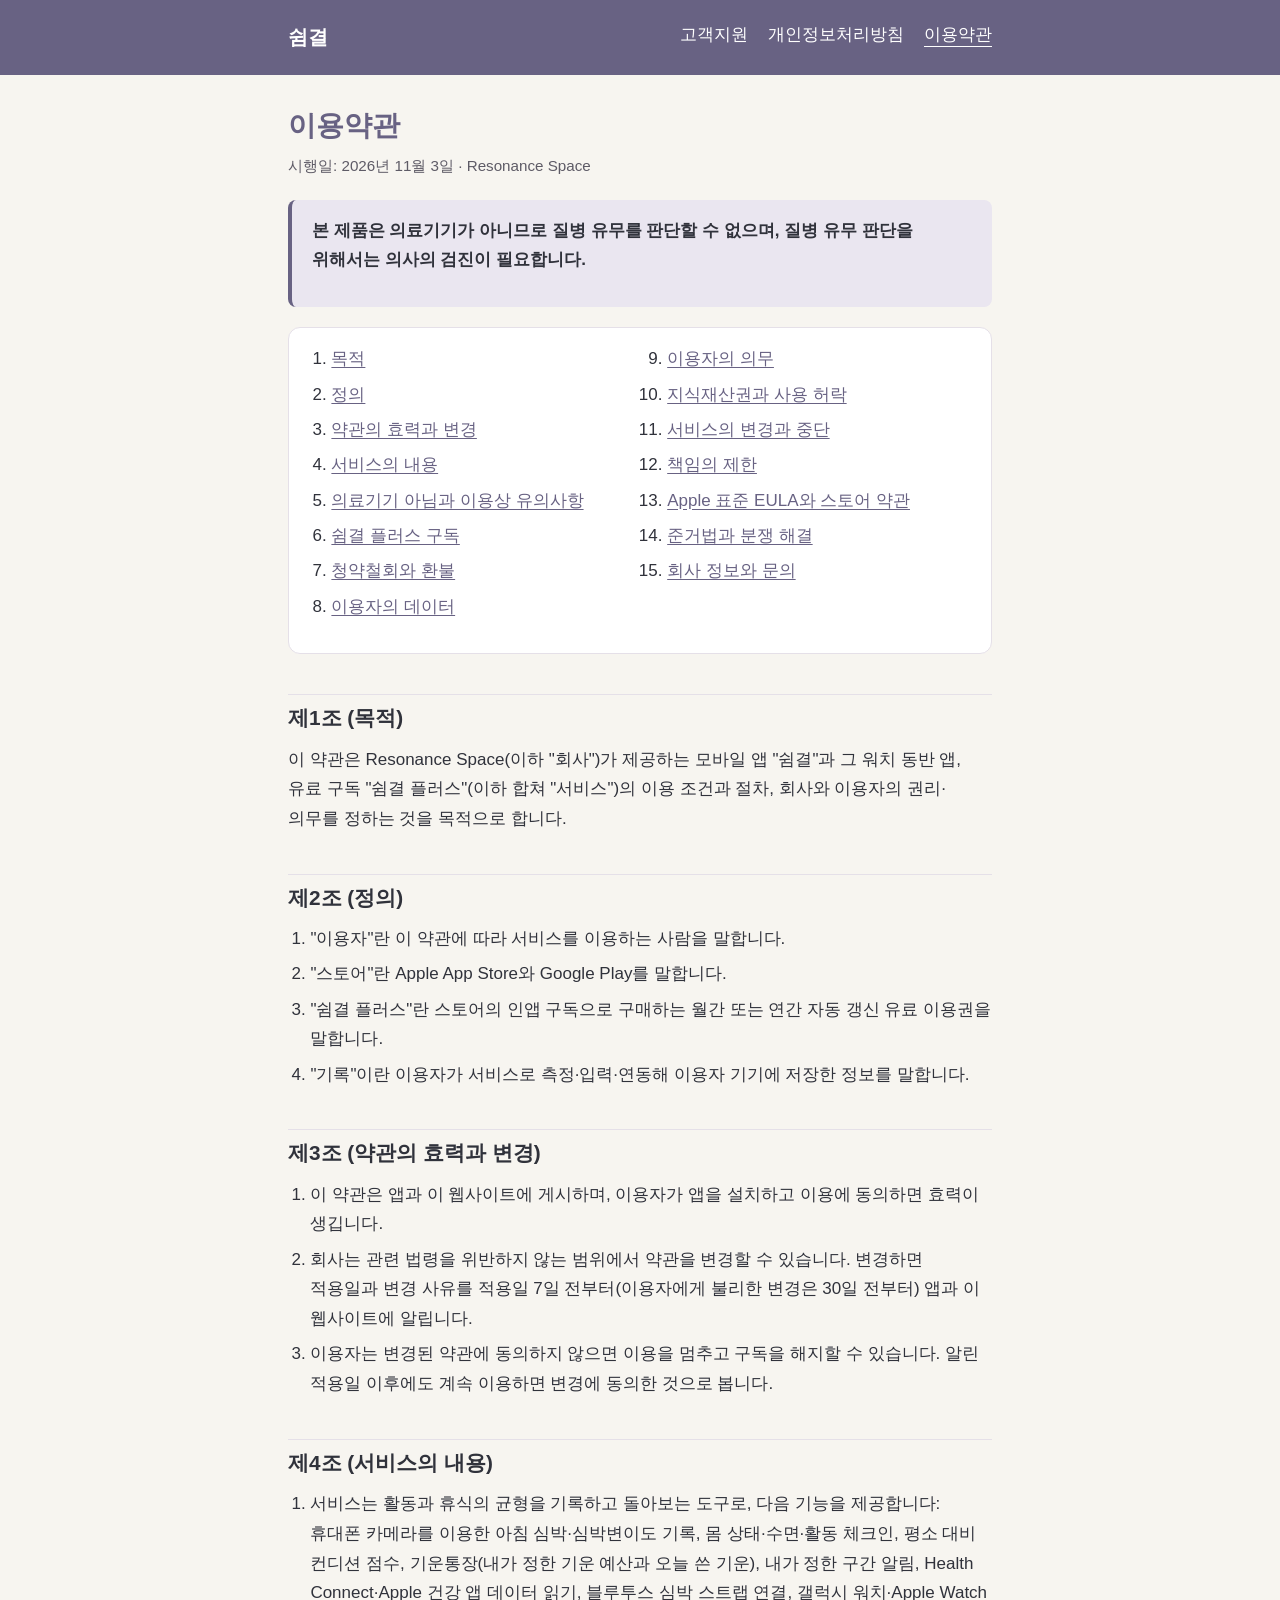
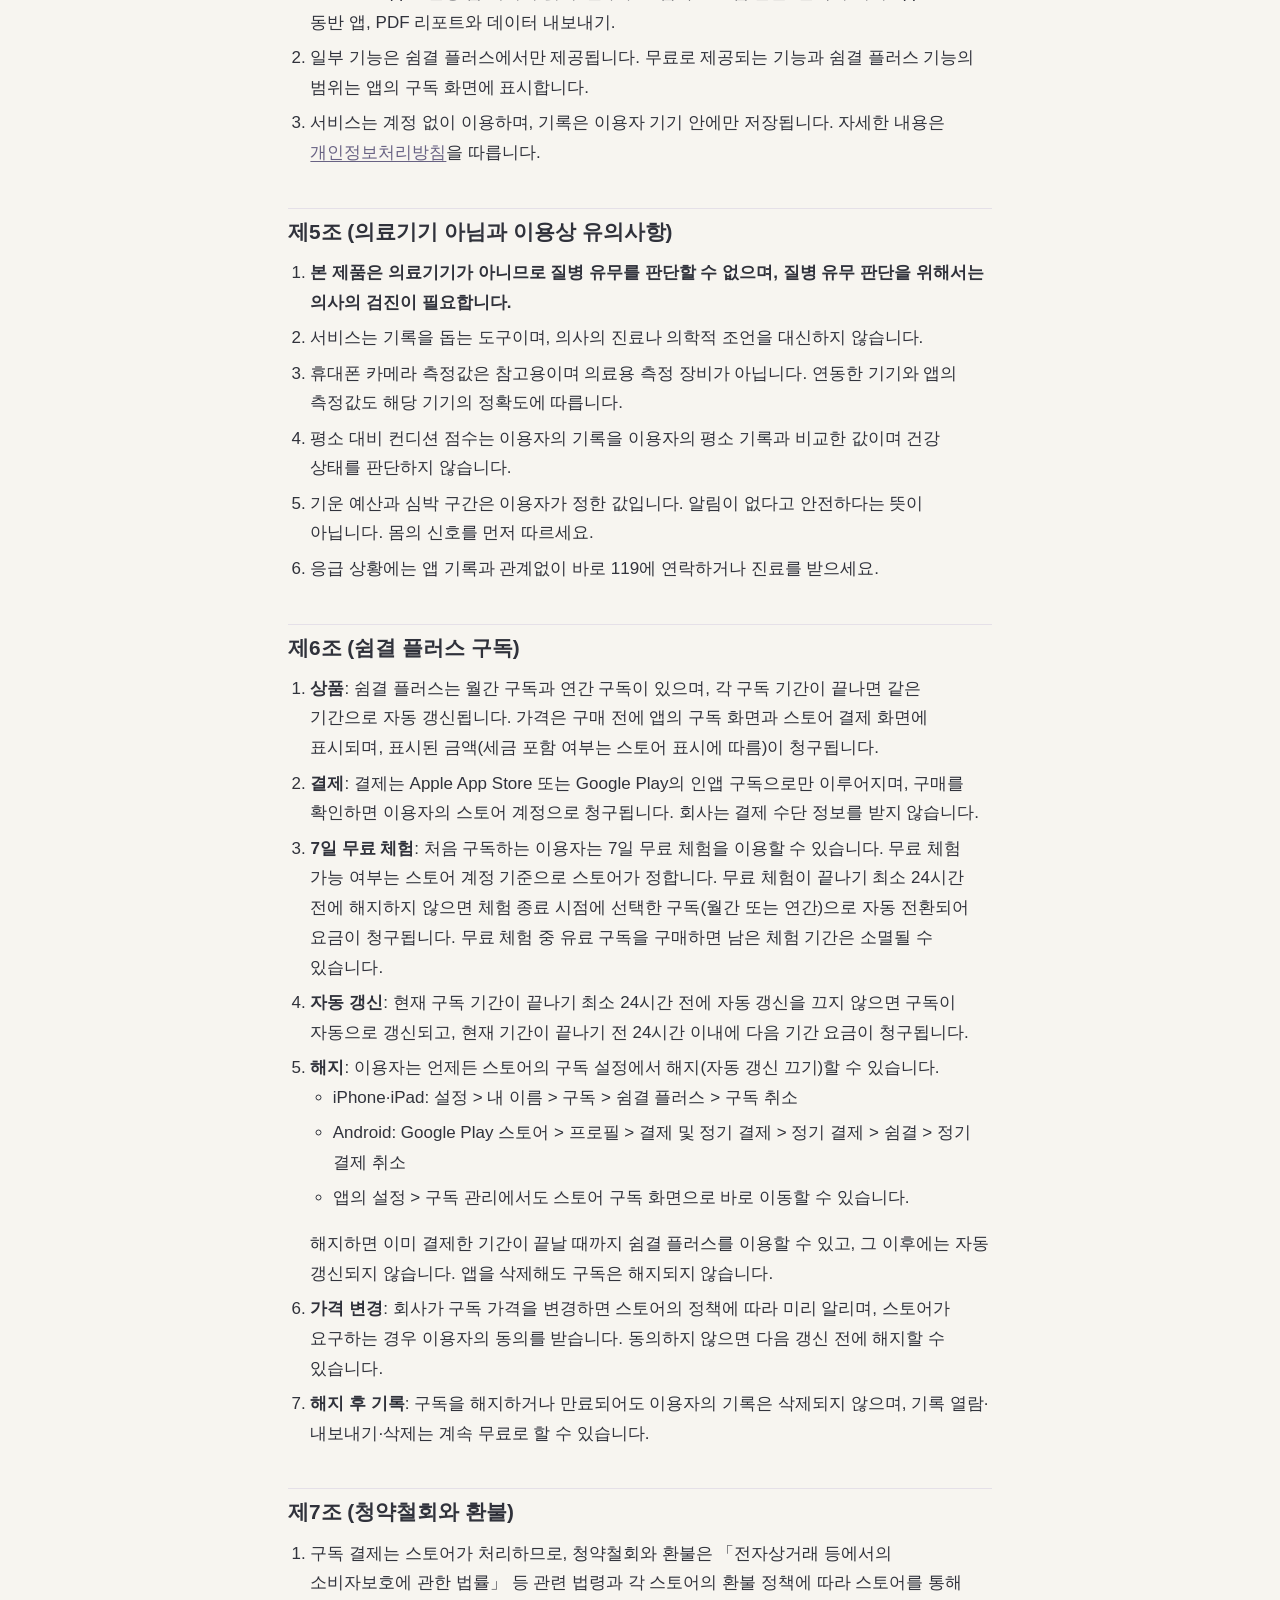
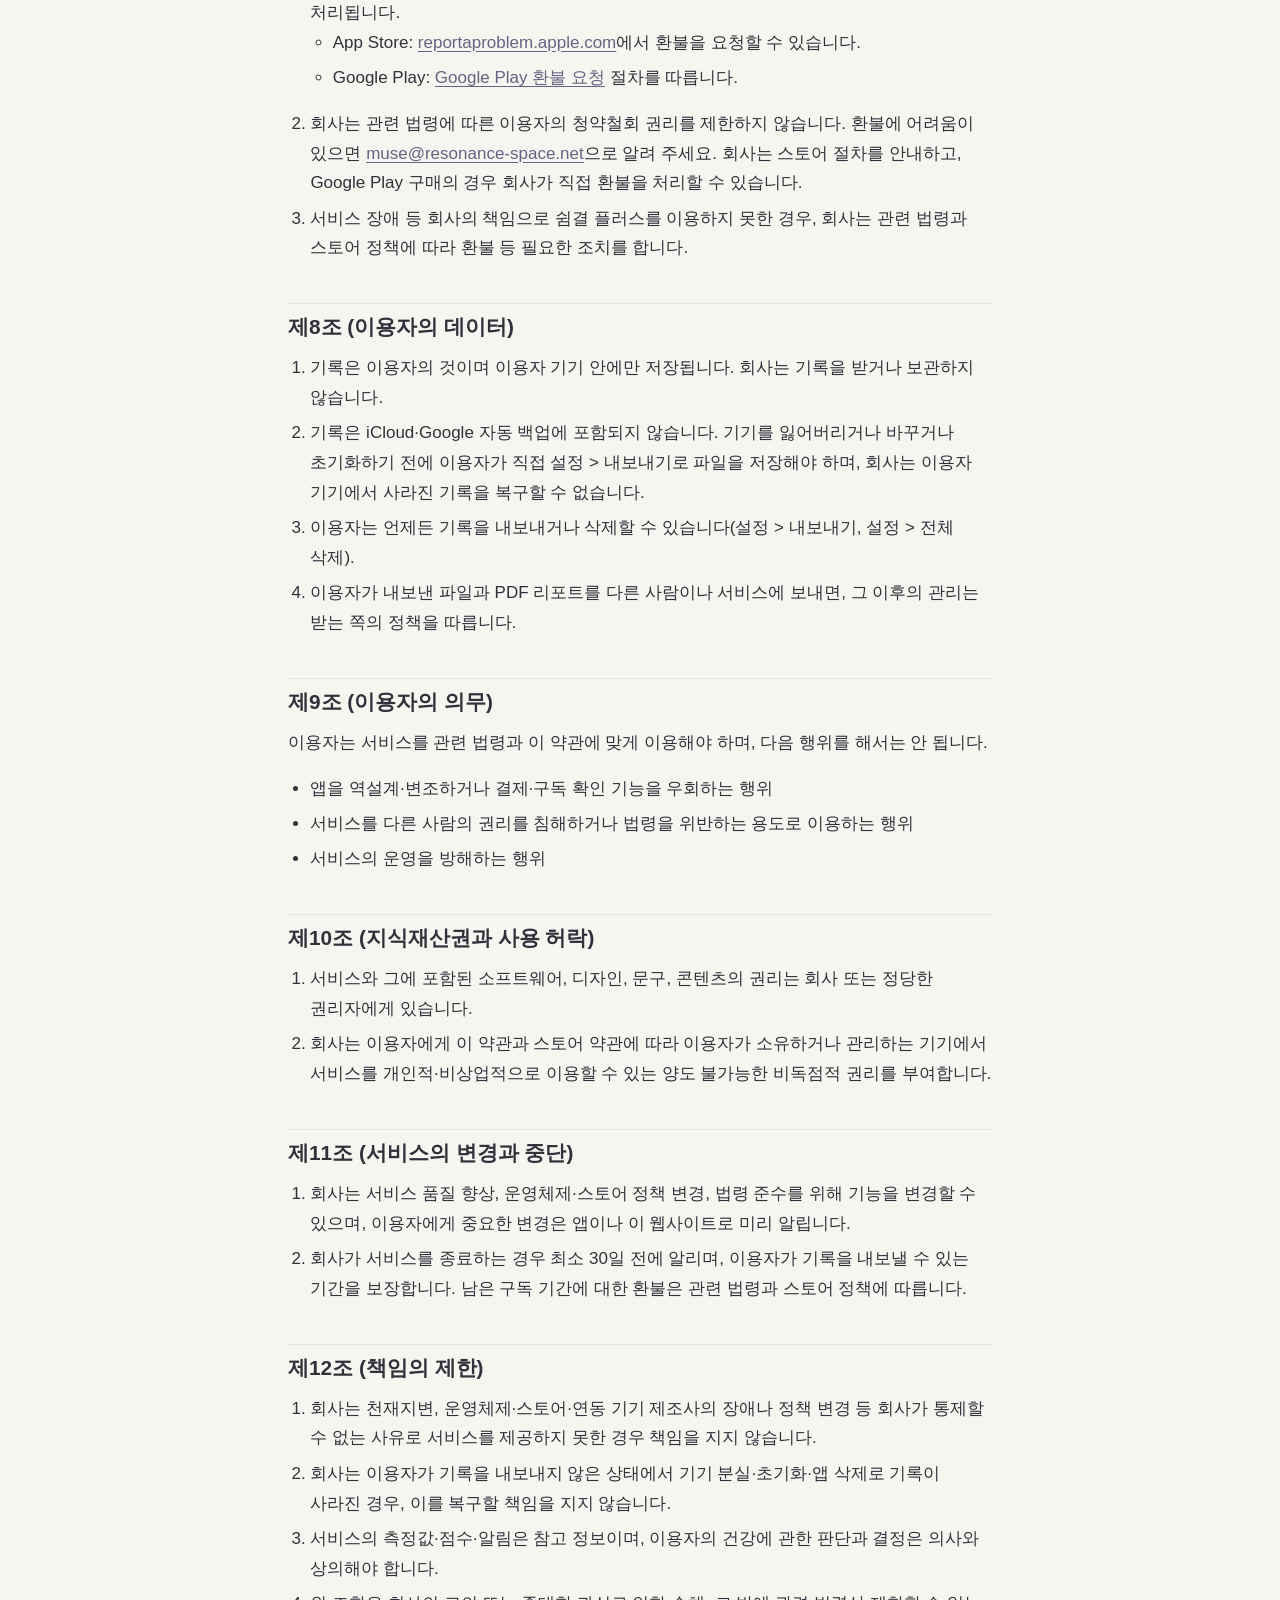
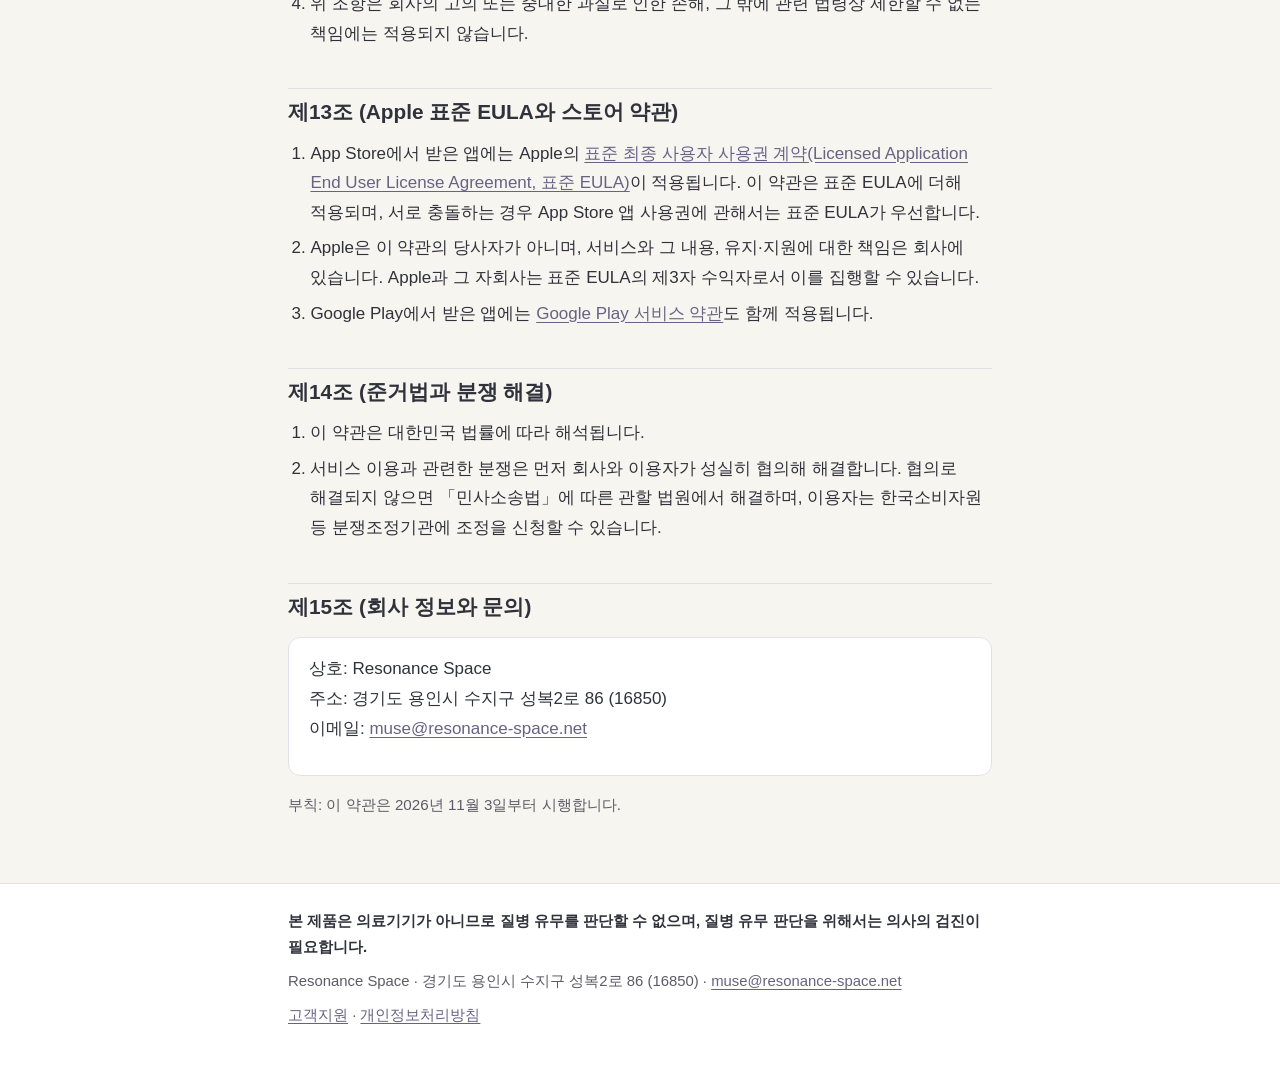
<file: terms.html>
<!doctype html>
<html lang="ko">
<head>
<meta charset="utf-8">
<meta name="viewport" content="width=device-width, initial-scale=1">
<title>쉼결 이용약관</title>
<meta name="description" content="쉼결 이용약관. 쉼결 플러스 구독 조건, 의료기기 아님 고지, Apple 표준 EULA 안내.">
<meta name="theme-color" content="#686283">
<meta name="referrer" content="no-referrer">
<link rel="stylesheet" href="style.css">
</head>
<body>
<a class="skip" href="#main">본문 바로가기</a>
<header class="site">
  <div class="wrap">
    <a class="brand" href="./">쉼결</a>
    <nav aria-label="사이트 메뉴">
      <ul>
        <li><a href="./">고객지원</a></li>
        <li><a href="privacy.html">개인정보처리방침</a></li>
        <li><a href="terms.html" aria-current="page">이용약관</a></li>
      </ul>
    </nav>
  </div>
</header>

<main id="main" class="wrap">
  <h1>이용약관</h1>
  <p class="meta">시행일: 2026년 11월 3일 · Resonance Space</p>

  <div class="notice">
    <p><strong>본 제품은 의료기기가 아니므로 질병 유무를 판단할 수 없으며, 질병 유무 판단을 위해서는 의사의 검진이 필요합니다.</strong></p>
  </div>

  <nav class="toc card" aria-label="목차">
    <ol>
      <li><a href="#t1">목적</a></li>
      <li><a href="#t2">정의</a></li>
      <li><a href="#t3">약관의 효력과 변경</a></li>
      <li><a href="#t4">서비스의 내용</a></li>
      <li><a href="#t5">의료기기 아님과 이용상 유의사항</a></li>
      <li><a href="#subscription">쉼결 플러스 구독</a></li>
      <li><a href="#t7">청약철회와 환불</a></li>
      <li><a href="#t8">이용자의 데이터</a></li>
      <li><a href="#t9">이용자의 의무</a></li>
      <li><a href="#t10">지식재산권과 사용 허락</a></li>
      <li><a href="#t11">서비스의 변경과 중단</a></li>
      <li><a href="#t12">책임의 제한</a></li>
      <li><a href="#eula">Apple 표준 EULA와 스토어 약관</a></li>
      <li><a href="#t14">준거법과 분쟁 해결</a></li>
      <li><a href="#t15">회사 정보와 문의</a></li>
    </ol>
  </nav>

  <h2 id="t1">제1조 (목적)</h2>
  <p>이 약관은 Resonance Space(이하 "회사")가 제공하는 모바일 앱 "쉼결"과 그 워치 동반 앱, 유료 구독 "쉼결 플러스"(이하 합쳐 "서비스")의 이용 조건과 절차, 회사와 이용자의 권리·의무를 정하는 것을 목적으로 합니다.</p>

  <h2 id="t2">제2조 (정의)</h2>
  <ol>
    <li>"이용자"란 이 약관에 따라 서비스를 이용하는 사람을 말합니다.</li>
    <li>"스토어"란 Apple App Store와 Google Play를 말합니다.</li>
    <li>"쉼결 플러스"란 스토어의 인앱 구독으로 구매하는 월간 또는 연간 자동 갱신 유료 이용권을 말합니다.</li>
    <li>"기록"이란 이용자가 서비스로 측정·입력·연동해 이용자 기기에 저장한 정보를 말합니다.</li>
  </ol>

  <h2 id="t3">제3조 (약관의 효력과 변경)</h2>
  <ol>
    <li>이 약관은 앱과 이 웹사이트에 게시하며, 이용자가 앱을 설치하고 이용에 동의하면 효력이 생깁니다.</li>
    <li>회사는 관련 법령을 위반하지 않는 범위에서 약관을 변경할 수 있습니다. 변경하면 적용일과 변경 사유를 적용일 7일 전부터(이용자에게 불리한 변경은 30일 전부터) 앱과 이 웹사이트에 알립니다.</li>
    <li>이용자는 변경된 약관에 동의하지 않으면 이용을 멈추고 구독을 해지할 수 있습니다. 알린 적용일 이후에도 계속 이용하면 변경에 동의한 것으로 봅니다.</li>
  </ol>

  <h2 id="t4">제4조 (서비스의 내용)</h2>
  <ol>
    <li>서비스는 활동과 휴식의 균형을 기록하고 돌아보는 도구로, 다음 기능을 제공합니다: 휴대폰 카메라를 이용한 아침 심박·심박변이도 기록, 몸 상태·수면·활동 체크인, 평소 대비 컨디션 점수, 기운통장(내가 정한 기운 예산과 오늘 쓴 기운), 내가 정한 구간 알림, Health Connect·Apple 건강 앱 데이터 읽기, 블루투스 심박 스트랩 연결, 갤럭시 워치·Apple Watch 동반 앱, PDF 리포트와 데이터 내보내기.</li>
    <li>일부 기능은 쉼결 플러스에서만 제공됩니다. 무료로 제공되는 기능과 쉼결 플러스 기능의 범위는 앱의 구독 화면에 표시합니다.</li>
    <li>서비스는 계정 없이 이용하며, 기록은 이용자 기기 안에만 저장됩니다. 자세한 내용은 <a href="privacy.html">개인정보처리방침</a>을 따릅니다.</li>
  </ol>

  <h2 id="t5">제5조 (의료기기 아님과 이용상 유의사항)</h2>
  <ol>
    <li><strong>본 제품은 의료기기가 아니므로 질병 유무를 판단할 수 없으며, 질병 유무 판단을 위해서는 의사의 검진이 필요합니다.</strong></li>
    <li>서비스는 기록을 돕는 도구이며, 의사의 진료나 의학적 조언을 대신하지 않습니다.</li>
    <li>휴대폰 카메라 측정값은 참고용이며 의료용 측정 장비가 아닙니다. 연동한 기기와 앱의 측정값도 해당 기기의 정확도에 따릅니다.</li>
    <li>평소 대비 컨디션 점수는 이용자의 기록을 이용자의 평소 기록과 비교한 값이며 건강 상태를 판단하지 않습니다.</li>
    <li>기운 예산과 심박 구간은 이용자가 정한 값입니다. 알림이 없다고 안전하다는 뜻이 아닙니다. 몸의 신호를 먼저 따르세요.</li>
    <li>응급 상황에는 앱 기록과 관계없이 바로 119에 연락하거나 진료를 받으세요.</li>
  </ol>

  <h2 id="subscription">제6조 (쉼결 플러스 구독)</h2>
  <ol>
    <li><strong>상품</strong>: 쉼결 플러스는 월간 구독과 연간 구독이 있으며, 각 구독 기간이 끝나면 같은 기간으로 자동 갱신됩니다. 가격은 구매 전에 앱의 구독 화면과 스토어 결제 화면에 표시되며, 표시된 금액(세금 포함 여부는 스토어 표시에 따름)이 청구됩니다.</li>
    <li><strong>결제</strong>: 결제는 Apple App Store 또는 Google Play의 인앱 구독으로만 이루어지며, 구매를 확인하면 이용자의 스토어 계정으로 청구됩니다. 회사는 결제 수단 정보를 받지 않습니다.</li>
    <li><strong>7일 무료 체험</strong>: 처음 구독하는 이용자는 7일 무료 체험을 이용할 수 있습니다. 무료 체험 가능 여부는 스토어 계정 기준으로 스토어가 정합니다. 무료 체험이 끝나기 최소 24시간 전에 해지하지 않으면 체험 종료 시점에 선택한 구독(월간 또는 연간)으로 자동 전환되어 요금이 청구됩니다. 무료 체험 중 유료 구독을 구매하면 남은 체험 기간은 소멸될 수 있습니다.</li>
    <li><strong>자동 갱신</strong>: 현재 구독 기간이 끝나기 최소 24시간 전에 자동 갱신을 끄지 않으면 구독이 자동으로 갱신되고, 현재 기간이 끝나기 전 24시간 이내에 다음 기간 요금이 청구됩니다.</li>
    <li><strong>해지</strong>: 이용자는 언제든 스토어의 구독 설정에서 해지(자동 갱신 끄기)할 수 있습니다.
      <ul>
        <li>iPhone·iPad: 설정 &gt; 내 이름 &gt; 구독 &gt; 쉼결 플러스 &gt; 구독 취소</li>
        <li>Android: Google Play 스토어 &gt; 프로필 &gt; 결제 및 정기 결제 &gt; 정기 결제 &gt; 쉼결 &gt; 정기 결제 취소</li>
        <li>앱의 설정 &gt; 구독 관리에서도 스토어 구독 화면으로 바로 이동할 수 있습니다.</li>
      </ul>
      해지하면 이미 결제한 기간이 끝날 때까지 쉼결 플러스를 이용할 수 있고, 그 이후에는 자동 갱신되지 않습니다. 앱을 삭제해도 구독은 해지되지 않습니다.</li>
    <li><strong>가격 변경</strong>: 회사가 구독 가격을 변경하면 스토어의 정책에 따라 미리 알리며, 스토어가 요구하는 경우 이용자의 동의를 받습니다. 동의하지 않으면 다음 갱신 전에 해지할 수 있습니다.</li>
    <li><strong>해지 후 기록</strong>: 구독을 해지하거나 만료되어도 이용자의 기록은 삭제되지 않으며, 기록 열람·내보내기·삭제는 계속 무료로 할 수 있습니다.</li>
  </ol>

  <h2 id="t7">제7조 (청약철회와 환불)</h2>
  <ol>
    <li>구독 결제는 스토어가 처리하므로, 청약철회와 환불은 「전자상거래 등에서의 소비자보호에 관한 법률」 등 관련 법령과 각 스토어의 환불 정책에 따라 스토어를 통해 처리됩니다.
      <ul>
        <li>App Store: <a href="https://reportaproblem.apple.com">reportaproblem.apple.com</a>에서 환불을 요청할 수 있습니다.</li>
        <li>Google Play: <a href="https://support.google.com/googleplay/answer/2479637?hl=ko">Google Play 환불 요청</a> 절차를 따릅니다.</li>
      </ul>
    </li>
    <li>회사는 관련 법령에 따른 이용자의 청약철회 권리를 제한하지 않습니다. 환불에 어려움이 있으면 <a href="mailto:muse@resonance-space.net">muse@resonance-space.net</a>으로 알려 주세요. 회사는 스토어 절차를 안내하고, Google Play 구매의 경우 회사가 직접 환불을 처리할 수 있습니다.</li>
    <li>서비스 장애 등 회사의 책임으로 쉼결 플러스를 이용하지 못한 경우, 회사는 관련 법령과 스토어 정책에 따라 환불 등 필요한 조치를 합니다.</li>
  </ol>

  <h2 id="t8">제8조 (이용자의 데이터)</h2>
  <ol>
    <li>기록은 이용자의 것이며 이용자 기기 안에만 저장됩니다. 회사는 기록을 받거나 보관하지 않습니다.</li>
    <li>기록은 iCloud·Google 자동 백업에 포함되지 않습니다. 기기를 잃어버리거나 바꾸거나 초기화하기 전에 이용자가 직접 설정 &gt; 내보내기로 파일을 저장해야 하며, 회사는 이용자 기기에서 사라진 기록을 복구할 수 없습니다.</li>
    <li>이용자는 언제든 기록을 내보내거나 삭제할 수 있습니다(설정 &gt; 내보내기, 설정 &gt; 전체 삭제).</li>
    <li>이용자가 내보낸 파일과 PDF 리포트를 다른 사람이나 서비스에 보내면, 그 이후의 관리는 받는 쪽의 정책을 따릅니다.</li>
  </ol>

  <h2 id="t9">제9조 (이용자의 의무)</h2>
  <p>이용자는 서비스를 관련 법령과 이 약관에 맞게 이용해야 하며, 다음 행위를 해서는 안 됩니다.</p>
  <ul>
    <li>앱을 역설계·변조하거나 결제·구독 확인 기능을 우회하는 행위</li>
    <li>서비스를 다른 사람의 권리를 침해하거나 법령을 위반하는 용도로 이용하는 행위</li>
    <li>서비스의 운영을 방해하는 행위</li>
  </ul>

  <h2 id="t10">제10조 (지식재산권과 사용 허락)</h2>
  <ol>
    <li>서비스와 그에 포함된 소프트웨어, 디자인, 문구, 콘텐츠의 권리는 회사 또는 정당한 권리자에게 있습니다.</li>
    <li>회사는 이용자에게 이 약관과 스토어 약관에 따라 이용자가 소유하거나 관리하는 기기에서 서비스를 개인적·비상업적으로 이용할 수 있는 양도 불가능한 비독점적 권리를 부여합니다.</li>
  </ol>

  <h2 id="t11">제11조 (서비스의 변경과 중단)</h2>
  <ol>
    <li>회사는 서비스 품질 향상, 운영체제·스토어 정책 변경, 법령 준수를 위해 기능을 변경할 수 있으며, 이용자에게 중요한 변경은 앱이나 이 웹사이트로 미리 알립니다.</li>
    <li>회사가 서비스를 종료하는 경우 최소 30일 전에 알리며, 이용자가 기록을 내보낼 수 있는 기간을 보장합니다. 남은 구독 기간에 대한 환불은 관련 법령과 스토어 정책에 따릅니다.</li>
  </ol>

  <h2 id="t12">제12조 (책임의 제한)</h2>
  <ol>
    <li>회사는 천재지변, 운영체제·스토어·연동 기기 제조사의 장애나 정책 변경 등 회사가 통제할 수 없는 사유로 서비스를 제공하지 못한 경우 책임을 지지 않습니다.</li>
    <li>회사는 이용자가 기록을 내보내지 않은 상태에서 기기 분실·초기화·앱 삭제로 기록이 사라진 경우, 이를 복구할 책임을 지지 않습니다.</li>
    <li>서비스의 측정값·점수·알림은 참고 정보이며, 이용자의 건강에 관한 판단과 결정은 의사와 상의해야 합니다.</li>
    <li>위 조항은 회사의 고의 또는 중대한 과실로 인한 손해, 그 밖에 관련 법령상 제한할 수 없는 책임에는 적용되지 않습니다.</li>
  </ol>

  <h2 id="eula">제13조 (Apple 표준 EULA와 스토어 약관)</h2>
  <ol>
    <li>App Store에서 받은 앱에는 Apple의 <a href="https://www.apple.com/legal/internet-services/itunes/dev/stdeula/">표준 최종 사용자 사용권 계약(Licensed Application End User License Agreement, 표준 EULA)</a>이 적용됩니다. 이 약관은 표준 EULA에 더해 적용되며, 서로 충돌하는 경우 App Store 앱 사용권에 관해서는 표준 EULA가 우선합니다.</li>
    <li>Apple은 이 약관의 당사자가 아니며, 서비스와 그 내용, 유지·지원에 대한 책임은 회사에 있습니다. Apple과 그 자회사는 표준 EULA의 제3자 수익자로서 이를 집행할 수 있습니다.</li>
    <li>Google Play에서 받은 앱에는 <a href="https://play.google/intl/ko_kr/play-terms/">Google Play 서비스 약관</a>도 함께 적용됩니다.</li>
  </ol>

  <h2 id="t14">제14조 (준거법과 분쟁 해결)</h2>
  <ol>
    <li>이 약관은 대한민국 법률에 따라 해석됩니다.</li>
    <li>서비스 이용과 관련한 분쟁은 먼저 회사와 이용자가 성실히 협의해 해결합니다. 협의로 해결되지 않으면 「민사소송법」에 따른 관할 법원에서 해결하며, 이용자는 한국소비자원 등 분쟁조정기관에 조정을 신청할 수 있습니다.</li>
  </ol>

  <h2 id="t15">제15조 (회사 정보와 문의)</h2>
  <div class="card">
    <p>상호: Resonance Space<br>
    주소: 경기도 용인시 수지구 성복2로 86 (16850)<br>
    이메일: <a href="mailto:muse@resonance-space.net">muse@resonance-space.net</a></p>
  </div>
  <p class="meta">부칙: 이 약관은 2026년 11월 3일부터 시행합니다.</p>
</main>

<footer class="site">
  <div class="wrap">
    <p class="disclaimer">본 제품은 의료기기가 아니므로 질병 유무를 판단할 수 없으며, 질병 유무 판단을 위해서는 의사의 검진이 필요합니다.</p>
    <p>Resonance Space · 경기도 용인시 수지구 성복2로 86 (16850) · <a href="mailto:muse@resonance-space.net">muse@resonance-space.net</a></p>
    <p><a href="./">고객지원</a> · <a href="privacy.html">개인정보처리방침</a></p>
  </div>
</footer>
</body>
</html>
</file>
<file: style.css>
:root {
  --brand: #686283;
  --brand-strong: #4F4A66;
  --brand-soft: #EAE6F0;
  --bg: #F7F5F0;
  --surface: #FFFFFF;
  --text: #30323B;
  --muted: #5E5B66;
  --line: #E5E0E8;
  --focus: #9A92AE;
  color-scheme: light dark;
}
@media (prefers-color-scheme: dark) {
  :root {
    --brand: #CCC0E3;
    --brand-strong: #EDE4FA;
    --brand-soft: #36303F;
    --bg: #1E1D23;
    --surface: #27252D;
    --text: #F1EDF4;
    --muted: #BDB7C5;
    --line: #46414D;
  }
}
* { box-sizing: border-box; }
html { -webkit-text-size-adjust: 100%; }
body {
  margin: 0;
  background: var(--bg);
  color: var(--text);
  font-family: -apple-system, BlinkMacSystemFont, "Apple SD Gothic Neo", "Noto Sans KR", "Malgun Gothic", "Segoe UI", Roboto, sans-serif;
  font-size: 1.0625rem;
  line-height: 1.75;
  word-break: keep-all;
  overflow-wrap: anywhere;
}
a { color: var(--brand); text-underline-offset: 3px; }
a:hover { color: var(--brand-strong); }
:focus-visible { outline: 3px solid var(--focus); outline-offset: 2px; border-radius: 4px; }
.skip {
  position: absolute; left: -9999px; top: 0;
  background: var(--surface); color: var(--text); padding: .5rem 1rem;
}
.skip:focus { left: 1rem; top: 1rem; z-index: 10; }
header.site {
  background: var(--brand);
  color: #fff;
}
@media (prefers-color-scheme: dark) { header.site { background: #36303F; } }
header.site .wrap { display: flex; flex-wrap: wrap; align-items: center; justify-content: space-between; gap: .5rem 1.5rem; padding-top: 1rem; padding-bottom: 1rem; }
header.site .brand { color: #fff; text-decoration: none; font-weight: 700; font-size: 1.25rem; }
header.site nav ul { list-style: none; margin: 0; padding: 0; display: flex; flex-wrap: wrap; gap: .25rem 1.25rem; }
header.site nav a { color: #fff; text-decoration: none; padding: .25rem 0; display: inline-block; }
header.site nav a[aria-current="page"] { text-decoration: underline; text-underline-offset: 6px; }
.wrap { max-width: 46rem; margin: 0 auto; padding-left: 1rem; padding-right: 1rem; }
main { padding-top: 2rem; padding-bottom: 3rem; }
h1 { font-size: 1.75rem; line-height: 1.35; margin: 0 0 .5rem; color: var(--brand); }
h2 { font-size: 1.3rem; line-height: 1.4; margin: 2.5rem 0 .75rem; padding-top: .5rem; border-top: 1px solid var(--line); }
h3 { font-size: 1.1rem; margin: 1.5rem 0 .5rem; }
p, ul, ol { margin: 0 0 1rem; }
ul, ol { padding-left: 1.4rem; }
li { margin-bottom: .35rem; }
.lead { font-size: 1.15rem; color: var(--muted); }
.meta { color: var(--muted); font-size: .95rem; }
.card {
  background: var(--surface);
  border: 1px solid var(--line);
  border-radius: 12px;
  padding: 1rem 1.25rem;
  margin: 1rem 0;
}
.notice {
  background: var(--brand-soft);
  border-left: 4px solid var(--brand);
  border-radius: 8px;
  padding: 1rem 1.25rem;
  margin: 1.25rem 0;
}
.table-scroll { overflow-x: auto; margin: 0 0 1rem; }
table { border-collapse: collapse; width: 100%; font-size: .97rem; background: var(--surface); }
th, td { border: 1px solid var(--line); padding: .55rem .7rem; text-align: left; vertical-align: top; }
th { background: var(--brand-soft); }
details { background: var(--surface); border: 1px solid var(--line); border-radius: 10px; padding: .75rem 1rem; margin: .6rem 0; }
summary { cursor: pointer; font-weight: 600; }
details[open] summary { margin-bottom: .5rem; }
.toc ol { columns: 1; }
@media (min-width: 640px) { .toc ol { columns: 2; column-gap: 2rem; } }
footer.site { border-top: 1px solid var(--line); background: var(--surface); padding: 1.5rem 0 2rem; font-size: .93rem; color: var(--muted); }
footer.site p { margin-bottom: .5rem; }
footer.site .disclaimer { color: var(--text); font-weight: 600; }
</file>
